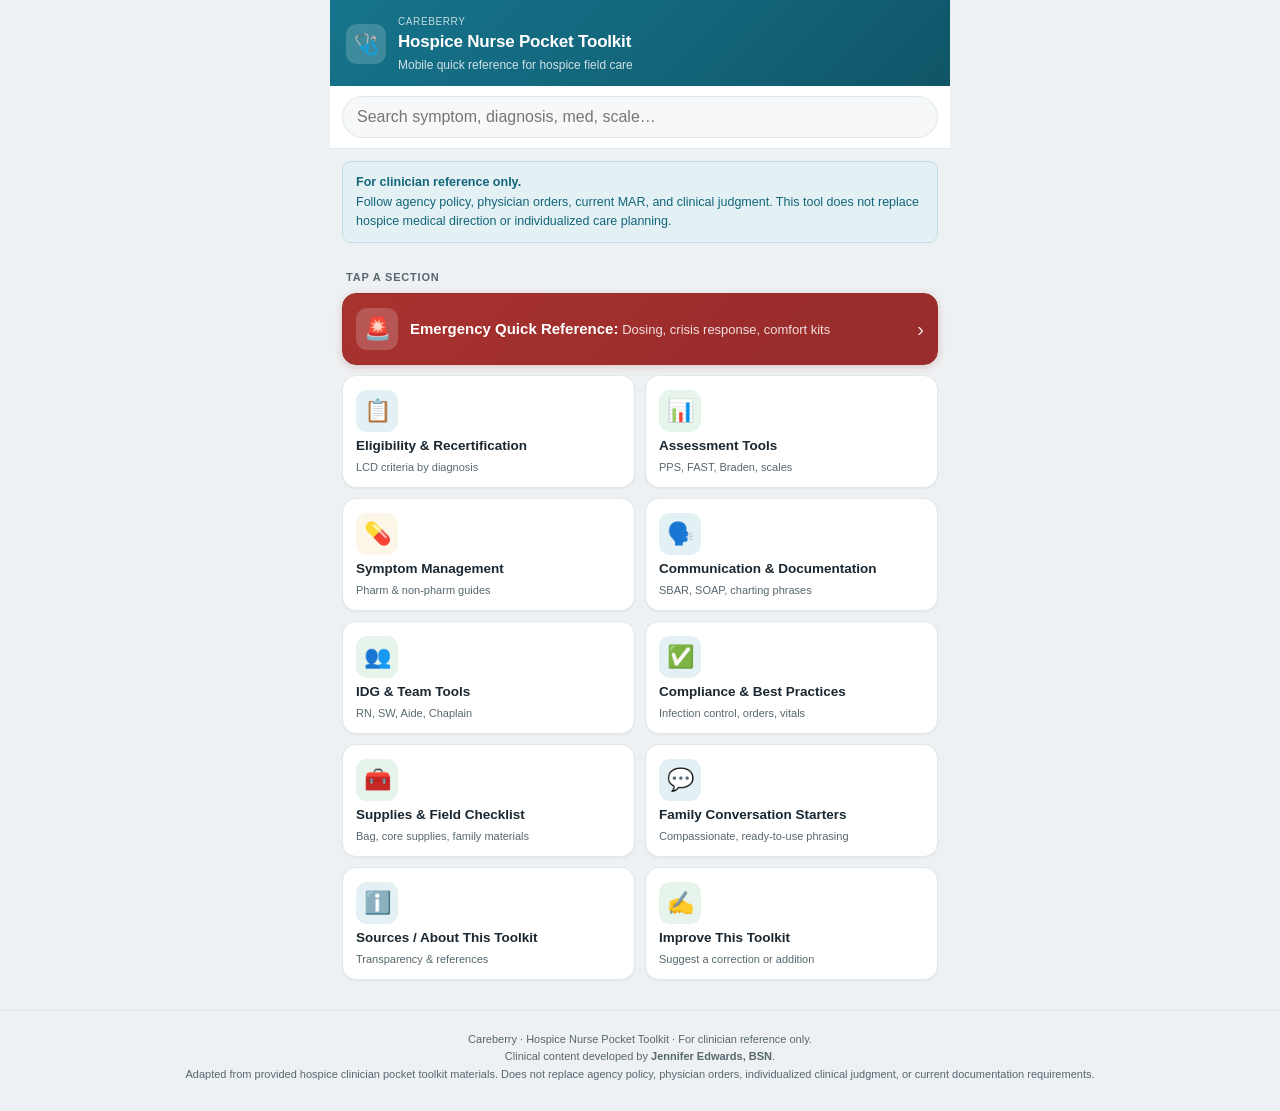
<file: docs/index.html>
<!DOCTYPE html>
<html lang="en">
<head>
  <meta charset="UTF-8">
  <meta name="viewport" content="width=device-width, initial-scale=1.0, viewport-fit=cover">
  <meta http-equiv="X-UA-Compatible" content="IE=edge">

  <title>Hospice Nurse Pocket Toolkit | Careberry</title>
  <meta name="description" content="A mobile-friendly hospice nurse quick-reference guide for eligibility, assessment tools, symptom management, communication, documentation, IDG preparation, and field checklists.">
  <meta name="theme-color" content="#13657a">

  <!-- Social preview (optional, no external assets) -->
  <meta property="og:title" content="Hospice Nurse Pocket Toolkit | Careberry">
  <meta property="og:description" content="Mobile quick reference for hospice field care: eligibility, assessment tools, symptom management, documentation, IDG, and field checklists.">
  <meta property="og:type" content="website">

  <!-- App-like behavior on iOS -->
  <meta name="apple-mobile-web-app-capable" content="yes">
  <meta name="apple-mobile-web-app-status-bar-style" content="default">
  <meta name="apple-mobile-web-app-title" content="Hospice Toolkit">
  <link rel="apple-touch-icon" href="icon-180.png">
  <link rel="icon" type="image/png" sizes="192x192" href="icon-192.png">
  <link rel="manifest" href="manifest.webmanifest">

  <style>
/*
 * Hospice Nurse Pocket Toolkit — styles
 * Careberry.org · mobile-first, system fonts, no framework.
 * Palette: calm Careberry teal/blue + green accent; muted red reserved for emergency.
 */

:root {
  --primary: #13657a;        /* Careberry teal-blue */
  --primary-light: #1c8aa6;
  --primary-pale: #e3f1f5;
  --accent: #2f855a;         /* calm green */
  --accent-light: #38a169;
  --accent-pale: #e6f4ec;
  --danger: #9b2c2c;         /* muted red — emergency only */
  --danger-pale: #fbeceb;
  --warning: #8a6d1a;
  --warning-pale: #fbf6e7;
  --text: #1a2730;
  --text-muted: #57676f;
  --border: #e1e7ea;
  --surface: #f6f8f9;        /* soft off-white */
  --white: #ffffff;
  --radius: 14px;
  --radius-sm: 9px;
  --tap: 48px;               /* minimum tap target */
}

* { box-sizing: border-box; -webkit-tap-highlight-color: transparent; }

html { scroll-behavior: smooth; }

body {
  font-family: -apple-system, BlinkMacSystemFont, "Segoe UI", Roboto, Arial, sans-serif;
  background: var(--surface);
  color: var(--text);
  margin: 0;
  padding: 0;
  font-size: 16px;
  line-height: 1.5;
  -webkit-font-smoothing: antialiased;
}

.visually-hidden {
  position: absolute !important;
  width: 1px; height: 1px;
  padding: 0; margin: -1px;
  overflow: hidden; clip: rect(0 0 0 0);
  white-space: nowrap; border: 0;
}

/* ---------- STICKY TOP BAR (header + search) ---------- */
.topbar { position: sticky; top: 0; z-index: 100; }

.app-header {
  background: linear-gradient(135deg, #15748c 0%, var(--primary) 55%, #0f5567 100%);
  color: var(--white);
  padding: 14px 16px 12px;
  display: flex;
  align-items: center;
  gap: 12px;
  box-shadow: 0 1px 0 rgba(0,0,0,0.04);
}
.back-btn {
  display: none;
  background: rgba(255,255,255,0.16);
  border: none;
  color: var(--white);
  font-size: 22px;
  min-width: 40px; height: 40px;
  border-radius: 50%;
  cursor: pointer;
  align-items: center; justify-content: center;
  flex-shrink: 0;
}
.app-header.has-back .back-btn { display: flex; }
.logo-mark {
  width: 40px; height: 40px;
  background: rgba(255,255,255,0.18);
  border-radius: 11px;
  display: flex; align-items: center; justify-content: center;
  font-size: 20px; flex-shrink: 0;
}
.header-text { flex: 1; min-width: 0; }
.app-header h1 {
  font-size: 17px; font-weight: 600; margin: 0;
  letter-spacing: -0.2px;
  white-space: nowrap; overflow: hidden; text-overflow: ellipsis;
}
.app-header .subtitle { font-size: 12px; opacity: 0.8; margin: 1px 0 0; }
.brand-chip { font-size: 10px; opacity: 0.75; letter-spacing: 0.6px; text-transform: uppercase; }

/* ---------- SEARCH ---------- */
.search-bar {
  background: var(--white);
  border-bottom: 1px solid var(--border);
  padding: 10px 12px;
  display: flex; gap: 8px; align-items: center;
}
.search-wrap { position: relative; flex: 1; }
.search-bar input {
  width: 100%;
  padding: 11px 38px 11px 14px;
  border: 1.5px solid var(--border);
  border-radius: 24px;
  font-size: 16px;             /* ≥16px avoids iOS zoom */
  background: var(--surface);
  color: var(--text);
  outline: none;
}
.search-bar input:focus { border-color: var(--primary-light); background: var(--white); }
.clear-btn {
  position: absolute;
  right: 6px; top: 50%; transform: translateY(-50%);
  background: var(--border);
  border: none; color: var(--text-muted);
  width: 26px; height: 26px; border-radius: 50%;
  font-size: 16px; line-height: 1; cursor: pointer;
  display: none; align-items: center; justify-content: center;
}
.clear-btn.show { display: flex; }

/* ---------- SEARCH RESULTS ---------- */
.search-results { display: none; padding: 8px 12px 24px; }
.search-results.show { display: block; }
.results-meta { font-size: 12px; color: var(--text-muted); padding: 8px 4px; }
.result-card {
  background: var(--white);
  border: 1px solid var(--border);
  border-radius: var(--radius-sm);
  padding: 12px 14px;
  margin-bottom: 8px;
  cursor: pointer;
  min-height: var(--tap);
  width: 100%; text-align: left; display: block;
}
.result-card:active { background: var(--surface); }
.result-section { font-size: 11px; font-weight: 600; text-transform: uppercase; letter-spacing: 0.6px; color: var(--primary); }
.result-title { font-size: 15px; font-weight: 600; margin: 2px 0; }
.result-preview { font-size: 13px; color: var(--text-muted); line-height: 1.45; }
.result-preview mark, .card-body mark { background: #fff2b0; color: inherit; border-radius: 3px; padding: 0 1px; }
.no-results { text-align: center; color: var(--text-muted); padding: 32px 16px; font-size: 14px; }

/* ---------- VIEWS ---------- */
.view { display: none; }
.view.active { display: block; }

/* ---------- HOME ---------- */
.safety-note {
  background: var(--primary-pale);
  border: 1px solid #c5dfe8;
  color: var(--primary);
  border-radius: var(--radius-sm);
  margin: 12px;
  padding: 11px 13px;
  font-size: 12.5px;
  line-height: 1.5;
}
.safety-note strong { display: block; margin-bottom: 2px; }

.section-label {
  font-size: 11px; font-weight: 700; text-transform: uppercase;
  letter-spacing: 0.8px; color: var(--text-muted);
  padding: 14px 16px 4px;
}

.home-grid { display: grid; grid-template-columns: 1fr 1fr; gap: 10px; padding: 4px 12px 16px; }

.tile {
  background: var(--white);
  border: 1px solid var(--border);
  border-radius: var(--radius);
  padding: 14px 13px;
  cursor: pointer;
  display: flex; flex-direction: column; align-items: flex-start; gap: 6px;
  min-height: 92px;
  text-align: left;
  box-shadow: 0 1px 2px rgba(16,39,48,0.05);
  transition: transform 0.12s ease, box-shadow 0.12s ease;
}
.tile:active { transform: scale(0.97); box-shadow: 0 1px 1px rgba(16,39,48,0.04); }
.tile:focus-visible { outline: 2px solid var(--primary-light); outline-offset: 2px; }
/* brief selection flash on tap (JS adds .tile-selected before navigating) */
.tile.tile-selected {
  background: var(--primary-pale);
  border-color: var(--primary-light);
  box-shadow: 0 0 0 3px rgba(28,138,166,0.35);
  transform: scale(0.97);
}
.tile.emergency.tile-selected {
  background: linear-gradient(135deg, #a8332f 0%, var(--danger) 70%);
  box-shadow: 0 0 0 3px rgba(255,255,255,0.65);
}
.tile .tile-icon {
  font-size: 22px; width: 42px; height: 42px;
  border-radius: 11px;
  display: flex; align-items: center; justify-content: center;
}
.tile .tile-name { font-size: 13.5px; font-weight: 600; color: var(--text); line-height: 1.25; }
.tile .tile-sub { font-size: 11px; color: var(--text-muted); }

/* emergency tile spans full width and is styled urgent-but-calm */
.tile.emergency {
  grid-column: 1 / -1;
  flex-direction: row; align-items: center; gap: 12px;
  background: linear-gradient(135deg, #a8332f 0%, var(--danger) 70%);
  border-color: var(--danger);
  color: var(--white);
  min-height: 64px;
  box-shadow: 0 2px 8px rgba(155,44,44,0.22);
}
.tile.emergency .tile-icon { background: rgba(255,255,255,0.18); }
.tile.emergency .tile-text { flex: 1; line-height: 1.35; }
.tile.emergency .tile-name { display: inline; color: var(--white); font-size: 15px; }
.tile.emergency .tile-sub { display: inline; color: rgba(255,255,255,0.85); font-size: 13px; }
.tile.emergency .tile-arrow { margin-left: auto; font-size: 20px; opacity: 0.85; }

/* ---------- SECTION VIEW ---------- */
.section-intro {
  margin: 12px 12px 0;
  border-radius: var(--radius-sm);
  padding: 11px 13px;
  font-size: 13px;
  line-height: 1.5;
}
.section-intro.danger { background: var(--danger-pale); border-left: 3px solid var(--danger); color: var(--danger); }
.section-intro.primary { background: var(--primary-pale); border-left: 3px solid var(--primary-light); color: var(--primary); }
.section-intro.accent  { background: var(--accent-pale);  border-left: 3px solid var(--accent-light);  color: var(--accent); }
.section-intro.warning { background: var(--warning-pale); border-left: 3px solid #d9a92a; color: var(--warning); }

/* ---------- CARDS / ACCORDION ---------- */
.card {
  background: var(--white);
  border: 1px solid var(--border);
  border-radius: var(--radius);
  margin: 10px 12px 0;
  overflow: hidden;
  box-shadow: 0 1px 2px rgba(16,39,48,0.04);
}
.card.flash { animation: flash 1.4s ease; }
@keyframes flash {
  0%, 100% { box-shadow: 0 0 0 0 rgba(28,138,166,0); }
  20%      { box-shadow: 0 0 0 3px rgba(28,138,166,0.45); }
}
.card-header {
  width: 100%;
  background: none; border: none; text-align: left;
  padding: 13px 14px;
  min-height: var(--tap);
  display: flex; align-items: center; gap: 10px;
  cursor: pointer; color: var(--text);
  font-family: inherit;
}
.card-header:focus-visible { outline: 2px solid var(--primary-light); outline-offset: -2px; }
.card-title { font-size: 15px; font-weight: 600; flex: 1; line-height: 1.3; }
.chevron { color: var(--text-muted); font-size: 13px; transition: transform 0.2s; flex-shrink: 0; }
.card-header[aria-expanded="true"] .chevron { transform: rotate(180deg); }
.card-body { padding: 2px 14px 16px; border-top: 1px solid var(--border); }
.card-body[hidden] { display: none; }

/* ---------- CONTENT ELEMENTS (used inside contentHtml) ---------- */
.sub-h { font-size: 13px; font-weight: 700; color: var(--primary); margin: 12px 0 5px; }
.body-text { font-size: 13.5px; line-height: 1.6; color: var(--text); margin: 6px 0; }
.muted { color: var(--text-muted); font-size: 12.5px; }

.criteria-list { margin: 8px 0; padding: 0; list-style: none; }
.criteria-list li {
  padding: 6px 0 6px 22px; position: relative;
  font-size: 13.5px; line-height: 1.45;
  border-bottom: 1px solid var(--border);
}
.criteria-list li:last-child { border-bottom: none; }
.criteria-list li::before {
  content: "•"; position: absolute; left: 6px;
  color: var(--primary-light); font-size: 17px; line-height: 1.1;
}
.criteria-list.check li::before { content: "✓"; color: var(--accent-light); font-size: 13px; line-height: 1.5; }

.alert { border-radius: var(--radius-sm); padding: 10px 12px; margin: 10px 0; font-size: 13px; line-height: 1.5; }
.alert strong { display: block; margin-bottom: 2px; }
.alert-red    { background: var(--danger-pale);  border-left: 3px solid var(--danger);       color: var(--danger); }
.alert-yellow { background: var(--warning-pale); border-left: 3px solid #d9a92a;             color: var(--warning); }
.alert-blue   { background: var(--primary-pale); border-left: 3px solid var(--primary-light); color: var(--primary); }
.alert-green  { background: var(--accent-pale);  border-left: 3px solid var(--accent-light);  color: var(--accent); }

.script-box {
  background: #eef6fa; border: 1px solid #cfe5ee;
  border-radius: var(--radius-sm);
  padding: 10px 12px; font-size: 13px; font-style: italic;
  color: var(--primary); margin: 8px 0;
}
.script-box::before { content: "“"; }
.script-box::after  { content: "”"; }

.tool-block { background: var(--surface); border-radius: var(--radius-sm); padding: 12px; margin: 10px 0; }

/* ---------- TABLES (mobile-safe: horizontal scroll w/ cue) ---------- */
.table-scroll {
  overflow-x: auto;
  -webkit-overflow-scrolling: touch;
  margin: 10px 0;
  border: 1px solid var(--border);
  border-radius: var(--radius-sm);
  position: relative;
}
.table-scroll::-webkit-scrollbar { height: 6px; }
.table-scroll::-webkit-scrollbar-thumb { background: var(--border); border-radius: 3px; }
.scroll-cue {
  display: block; font-size: 11px; color: var(--text-muted);
  margin: -4px 0 6px; padding-left: 2px;
}
.ref-table { width: 100%; border-collapse: collapse; font-size: 13px; min-width: 320px; }
.ref-table th {
  background: var(--surface); color: var(--text-muted);
  font-size: 11px; font-weight: 700; text-transform: uppercase; letter-spacing: 0.4px;
  padding: 8px 9px; text-align: left; border-bottom: 1px solid var(--border);
  position: sticky; top: 0;
}
.ref-table td { padding: 8px 9px; border-bottom: 1px solid var(--border); vertical-align: top; line-height: 1.4; }
.ref-table tr:last-child td { border-bottom: none; }
.ref-table tr:nth-child(even) td { background: #fafbfc; }

/* ---------- FEEDBACK FORM (Improve This Toolkit) ---------- */
.form-field { margin: 12px 0; }
.form-field label { display: block; font-size: 13px; font-weight: 600; margin-bottom: 5px; color: var(--text); }
.form-field .req { color: var(--danger); }
.form-field input,
.form-field textarea {
  width: 100%;
  padding: 11px 12px;
  border: 1.5px solid var(--border);
  border-radius: var(--radius-sm);
  font-size: 16px;            /* ≥16px avoids iOS zoom */
  font-family: inherit;
  color: var(--text);
  background: var(--surface);
}
.form-field input:focus,
.form-field textarea:focus { outline: none; border-color: var(--primary-light); background: var(--white); }
.form-field textarea { resize: vertical; min-height: 96px; line-height: 1.5; }
.form-row { display: flex; gap: 10px; }
.form-row .form-field { flex: 1; }
.form-submit {
  width: 100%;
  min-height: var(--tap);
  margin-top: 12px;
  background: var(--primary);
  color: var(--white);
  border: none;
  border-radius: var(--radius-sm);
  font-size: 15px; font-weight: 600;
  cursor: pointer;
}
.form-submit:active { transform: scale(0.99); }
.form-note { font-size: 12px; color: var(--text-muted); margin-top: 10px; line-height: 1.5; }
@media (max-width: 360px) { .form-row { flex-direction: column; gap: 0; } }

/* ---------- FLOATING "TOP" BUTTON ---------- */
.to-top {
  position: fixed; right: 16px; bottom: 20px;
  width: var(--tap); height: var(--tap);
  border-radius: 50%;
  background: var(--primary); color: var(--white);
  border: none; cursor: pointer;
  font-size: 20px; box-shadow: 0 3px 10px rgba(0,0,0,0.18);
  display: none; align-items: center; justify-content: center;
  z-index: 90;
}
.to-top.show { display: flex; }

/* ---------- FOOTER ---------- */
.footer {
  text-align: center; padding: 20px 16px 28px;
  font-size: 11px; color: var(--text-muted);
  border-top: 1px solid var(--border); margin-top: 14px; line-height: 1.6;
}

/* ---------- RESPONSIVE ---------- */
@media (max-width: 360px) {
  .home-grid { grid-template-columns: 1fr; }
}
@media (min-width: 640px) {
  .topbar, .view, .search-results { max-width: 620px; margin-left: auto; margin-right: auto; }
  body { background: #eef1f3; }
}

@media (prefers-reduced-motion: reduce) {
  html { scroll-behavior: auto; }
  .card.flash { animation: none; }
}

</style>
</head>
<body>
<div id="app">

  <div class="topbar">
    <header class="app-header" id="appHeader">
      <button class="back-btn" id="backBtn" type="button" aria-label="Back to home">←</button>
      <div class="logo-mark" aria-hidden="true">🩺</div>
      <div class="header-text">
        <div class="brand-chip">Careberry</div>
        <h1 id="headerTitle">Hospice Nurse Pocket Toolkit</h1>
        <p class="subtitle" id="headerSub">Mobile quick reference for hospice field care</p>
      </div>
    </header>

    <div class="search-bar">
      <div class="search-wrap">
        <label class="visually-hidden" for="searchInput">Search the toolkit</label>
        <input id="searchInput" type="search" inputmode="search" autocomplete="off"
               placeholder="Search symptom, diagnosis, med, scale…" aria-label="Search the toolkit">
        <button class="clear-btn" id="clearBtn" type="button" aria-label="Clear search">×</button>
      </div>
    </div>
  </div>

  <!-- Live search results (replaces the active view while typing) -->
  <div class="search-results" id="searchResults" role="region" aria-label="Search results" aria-live="polite"></div>

  <!-- HOME -->
  <div class="view active" id="homeView">
    <div class="safety-note">
      <strong>For clinician reference only.</strong>
      Follow agency policy, physician orders, current MAR, and clinical judgment. This tool does not
      replace hospice medical direction or individualized care planning.
    </div>
    <div class="section-label">Tap a section</div>
    <div class="home-grid" id="homeGrid"></div>
  </div>

  <!-- All section views are rendered here from the data file -->
  <div id="sections"></div>

  <footer class="footer">
    Careberry · Hospice Nurse Pocket Toolkit · For clinician reference only.<br>
    Clinical content developed by <strong>Jennifer Edwards,&nbsp;BSN</strong>.<br>
    Adapted from provided hospice clinician pocket toolkit materials. Does not replace agency policy,
    physician orders, individualized clinical judgment, or current documentation requirements.
  </footer>

  <button class="to-top" id="toTop" type="button" aria-label="Back to top">↑</button>
</div>

<script>
/*
 * Hospice Nurse Pocket Toolkit — structured content data
 * Careberry.org
 *
 * SOURCE OF TRUTH: Prior_data/toolkit to print.pdf ("Hospice Clinician Pocket Tool Kit", 82 pp).
 * Every card carries `sourcePages` = the PDF page number(s) the content is drawn from, for
 * traceability and clinical review. Wording is preserved from the PDF; only reorganization,
 * heading-shortening, and direct-synonym search tags have been added. NO new clinical content,
 * doses, links, or resources have been introduced. Items in REVIEW_NOTES.md (e.g. the interactive
 * opioid calculator and ESAS total-score bands) are intentionally EXCLUDED pending Chad/Jen review.
 *
 * Consumed by assets/hospice-toolkit.js (search index + render). Pure data, no logic.
 */
window.hospiceToolkit = [

  /* ============================================================
   * SECTION 1 — EMERGENCY QUICK REFERENCE
   * Fastest field access. Drawn from PDF Section 3 (symptom mgmt),
   * pp. 53-64: emergency dosing table, comfort kits, terminal bleed,
   * seizure safety, SC injection reference.
   * ============================================================ */
  {
    id: "emergency",
    title: "Emergency Quick Reference",
    description: "Dosing, crisis response, comfort kits",
    tone: "danger",
    cards: [
      {
        id: "emergency-dosing",
        title: "Emergency Dosing Quick Reference",
        tags: ["emergency", "crisis", "dosing", "stat", "field", "quick reference"],
        sourcePages: [61, 62],
        contentHtml:
          '<div class="alert alert-red"><strong>Field crisis reference.</strong> Always follow agency policy and review the patient’s current MAR before administering. Adjust dose/frequency for frailty, age, or prior opioid use.</div>' +
          '<table class="ref-table"><tr><th>Symptom</th><th>First-Line Meds</th><th>Typical Emergency Dose</th><th>Route</th></tr>' +
          '<tr><td>Severe Pain</td><td>Morphine Sulfate</td><td>5–10 mg</td><td>SL / SC</td></tr>' +
          '<tr><td>Dyspnea</td><td>Morphine Sulfate<br>Lorazepam</td><td>2.5–5 mg<br>0.5–1 mg</td><td>SL / SC</td></tr>' +
          '<tr><td>Terminal Agitation</td><td>Haloperidol<br>ABH Gel<br>Lorazepam</td><td>1–2 mg<br>1 mL<br>1–2 mg</td><td>SL / Topical / SL</td></tr>' +
          '<tr><td>Terminal Secretions</td><td>Atropine<br>Glycopyrrolate</td><td>1–2 drops<br>0.2 mg</td><td>SL / SC</td></tr>' +
          '<tr><td>Massive Hemorrhage</td><td>Midazolam<br>Lorazepam<br>Morphine</td><td>2–5 mg<br>2 mg<br>5–10 mg</td><td>SL / SC</td></tr>' +
          '<tr><td>Nausea / Vomiting</td><td>Haloperidol<br>Metoclopramide<br>Ondansetron</td><td>0.5–1 mg<br>10 mg<br>4–8 mg</td><td>SL / PO / ODT</td></tr>' +
          '<tr><td>Seizure</td><td>Lorazepam<br>Diazepam (Diastat)</td><td>1–2 mg<br>10–20 mg</td><td>SL / PR</td></tr>' +
          '<tr><td>Fever</td><td>Acetaminophen</td><td>500–1000 mg</td><td>PO / PR</td></tr>' +
          '<tr><td>Constipation</td><td>Bisacodyl Suppository</td><td>10 mg</td><td>PR</td></tr></table>' +
          '<div class="sub-h">Scheduled vs PRN dosing tips</div>' +
          '<ul class="criteria-list"><li>PRNs are best for intermittent symptoms (e.g., breakthrough pain).</li>' +
          '<li>Scheduled dosing is indicated when symptoms are persistent or increasing.</li>' +
          '<li>Titrate upward when PRNs are used &gt;3 times/day.</li>' +
          '<li>Consider adding long-acting medication or infusion route if symptoms are difficult to manage.</li></ul>'
      },
      {
        id: "comfort-kit-general",
        title: "General Comfort Kit",
        tags: ["comfort kit", "comfort pack", "e-kit", "emergency kit", "general"],
        sourcePages: [56],
        contentHtml:
          '<table class="ref-table"><tr><th>Medication</th><th>Purpose</th><th>Typical Dose</th><th>Route</th></tr>' +
          '<tr><td>Morphine Sulfate Oral Solution (20 mg/mL)</td><td>Pain, dyspnea</td><td>0.25–0.5 mL (5–10 mg) q1–2h PRN</td><td>SL / PO</td></tr>' +
          '<tr><td>Lorazepam 0.5–1 mg</td><td>Anxiety, agitation, dyspnea</td><td>0.5–1 mg q4–6h PRN</td><td>SL / PO</td></tr>' +
          '<tr><td>Haloperidol 0.5–2 mg</td><td>Nausea, delirium, agitation</td><td>0.5–1 mg q4–6h PRN</td><td>SL / PO</td></tr>' +
          '<tr><td>Atropine 1% drops</td><td>Terminal secretions</td><td>1–2 drops SL q1h PRN</td><td>SL</td></tr>' +
          '<tr><td>Acetaminophen 500–1000 mg</td><td>Pain, fever</td><td>q6h PRN</td><td>PO / PR</td></tr>' +
          '<tr><td>Bisacodyl suppository</td><td>Constipation</td><td>10 mg PR daily PRN</td><td>PR</td></tr></table>' +
          '<div class="alert alert-blue">If patient is NPO or cannot swallow, most medications may be given sublingually or rectally.</div>'
      },
      {
        id: "comfort-kit-cardiac",
        title: "Cardiac Comfort Kit (CHF / ESHF)",
        tags: ["comfort kit", "cardiac", "CHF", "ESHF", "heart failure"],
        sourcePages: [57],
        contentHtml:
          '<table class="ref-table"><tr><th>Medication</th><th>Purpose</th><th>Typical Dose</th><th>Route</th></tr>' +
          '<tr><td>Morphine Sulfate</td><td>Dyspnea, air hunger</td><td>2.5–5 mg q1h PRN</td><td>SL / SC</td></tr>' +
          '<tr><td>Lorazepam</td><td>Anxiety</td><td>0.5–1 mg q4–6h PRN</td><td>SL</td></tr>' +
          '<tr><td>Furosemide</td><td>Fluid overload</td><td>20–40 mg daily PRN</td><td>PO / IM</td></tr>' +
          '<tr><td>Nitroglycerin SL tabs</td><td>Angina</td><td>0.3–0.6 mg q5 min ×3 PRN</td><td>SL</td></tr>' +
          '<tr><td>Oxygen</td><td>Hypoxia, dyspnea</td><td>1–4 L/min PRN</td><td>Nasal cannula</td></tr></table>' +
          '<div class="alert alert-blue">IM Lasix and Foley can be life-improving in patients with dyspnea due to fluid retention.</div>'
      },
      {
        id: "comfort-kit-seizure",
        title: "Seizure Comfort Kit (terminal neuro)",
        tags: ["comfort kit", "seizure", "neuro", "brain mets", "epilepsy", "convulsion"],
        sourcePages: [58, 59],
        contentHtml:
          '<p class="body-text">For patients with brain metastases, tumors, or seizure history.</p>' +
          '<table class="ref-table"><tr><th>Medication</th><th>Purpose</th><th>Typical Dose</th><th>Route</th></tr>' +
          '<tr><td>Lorazepam</td><td>Acute seizure activity</td><td>1–2 mg q1h PRN</td><td>SL / IV / SC</td></tr>' +
          '<tr><td>Diazepam rectal gel (Diastat)</td><td>Active seizures</td><td>10–20 mg PR once</td><td>PR</td></tr>' +
          '<tr><td>Levetiracetam (Keppra) oral sol.</td><td>Maintenance (if swallowing)</td><td>500–1000 mg BID</td><td>PO</td></tr>' +
          '<tr><td>Clonazepam ODT (if available)</td><td>Seizure control</td><td>0.5–1 mg q8h PRN</td><td>SL</td></tr></table>' +
          '<div class="alert alert-yellow">Train caregivers on when and how to use rectal gel and when to call the nurse or 911. Provide written instructions with PRN parameters; pre-fill MARs or med logs; review comfort kit contents with family at admission or recertification.</div>'
      },
      {
        id: "seizure-safety",
        title: "Seizure Safety Precautions",
        tags: ["seizure", "safety", "recovery position", "aspiration", "first aid"],
        sourcePages: [59, 60],
        contentHtml:
          '<p class="body-text">Seizures in hospice patients may occur with brain metastases, end-stage HIV, stroke, or neurodegenerative disorders.</p>' +
          '<div class="sub-h">Clinician &amp; caregiver actions</div>' +
          '<ul class="criteria-list"><li>DO NOT restrain the patient during a seizure.</li>' +
          '<li>Protect the head with a pillow or folded towel.</li>' +
          '<li>Turn patient onto their side (recovery position) to prevent aspiration.</li>' +
          '<li>Remove nearby hazards (sharp objects, furniture).</li>' +
          '<li>Observe and record the duration of the seizure.</li>' +
          '<li>Do not put anything in the mouth.</li></ul>' +
          '<div class="sub-h">Environmental safety</div>' +
          '<ul class="criteria-list"><li>Remove potential weapons (scissors, sharp tools).</li>' +
          '<li>Secure medical equipment (IV poles, walkers).</li>' +
          '<li>Use low beds and floor mats to prevent injury from falls.</li>' +
          '<li>Ensure side rails are padded (if applicable) and not used as restraints.</li></ul>'
      },
      {
        id: "terminal-bleed-emergency",
        title: "Terminal Bleed / Massive Hemorrhage",
        tags: ["hemorrhage", "terminal bleed", "bleeding", "exsanguination", "crisis"],
        sourcePages: [53, 54],
        contentHtml:
          '<div class="alert alert-red"><strong>Most commonly seen with head/neck, lung, or GI cancers.</strong> Sudden profuse bleeding from mouth, nose, tracheostomy, or rectum; skin turns gray or blue; family panic.</div>' +
          '<div class="sub-h">Emergency response</div>' +
          '<ul class="criteria-list check"><li>DO NOT leave patient alone.</li>' +
          '<li>Apply dark towels to bleeding site (absorbs blood discreetly).</li>' +
          '<li>Administer Midazolam or Lorazepam 2 mg SL/SC.</li>' +
          '<li>Administer Morphine 5–10 mg SC or SL.</li>' +
          '<li>Protect family from trauma (gently guide them out if needed).</li>' +
          '<li>Document time of event, comfort measures, death (if occurred).</li>' +
          '<li>Notify physician and supervisor immediately.</li></ul>' +
          '<div class="script-box">We’re focusing on keeping your loved one comfortable right now.</div>'
      },
      {
        id: "sc-injection-reference",
        title: "SC Injection & Liquid Reference",
        tags: ["subcutaneous", "SC", "injection", "needle", "injection sites"],
        sourcePages: [62, 63],
        contentHtml:
          '<div class="sub-h">SC injection sites</div>' +
          '<ul class="criteria-list"><li>Upper arm, abdomen, thigh, upper buttock.</li>' +
          '<li>Rotate sites every 24 hours.</li>' +
          '<li>Use 25–27g needle, ⅝ inch.</li></ul>'
      }
    ]
  },

  /* ============================================================
   * SECTION 2 — ELIGIBILITY & RECERTIFICATION
   * PDF Section 1, pp. 2-15. Medicare LCD criteria.
   * ============================================================ */
  {
    id: "eligibility",
    title: "Eligibility & Recertification",
    description: "LCD criteria by diagnosis",
    tone: "primary",
    cards: [
      {
        id: "elig-general",
        title: "General Eligibility (All Diagnoses)",
        tags: ["eligibility", "recert", "recertification", "decline", "general", "prognosis", "LCD"],
        sourcePages: [2, 3],
        contentHtml:
          '<div class="alert alert-blue"><strong>Based on Medicare LCDs.</strong> Source: CMS Medicare Coverage Database.</div>' +
          '<p class="muted">A patient may be considered to have a life expectancy of six months or less if they exhibit:</p>' +
          '<ul class="criteria-list"><li>Progressive disease evidenced by worsening clinical status, symptoms, signs, and laboratory results.</li>' +
          '<li>Significant unintentional weight loss (≥10% in the past six months).</li>' +
          '<li>Decreasing anthropometric measurements (e.g., mid-arm circumference).</li>' +
          '<li>Declining serum albumin or cholesterol levels.</li>' +
          '<li>Dysphagia leading to recurrent aspiration and/or inadequate oral intake.</li>' +
          '<li>Decline in Karnofsky Performance Status (KPS) or Palliative Performance Score (PPS) due to disease progression.</li>' +
          '<li>Progression to dependence on assistance with additional activities of daily living (ADLs).</li>' +
          '<li>Progressive stage 3-4 pressure ulcers despite optimal care.</li>' +
          '<li>History of increasing emergency room visits, hospitalizations, or physician visits related to the hospice primary diagnosis.</li></ul>'
      },
      {
        id: "elig-dementia",
        title: "Dementia / Alzheimer’s",
        tags: ["dementia", "alzheimer", "alzheimer's", "FAST", "7C"],
        sourcePages: [4, 5],
        contentHtml:
          '<div class="sub-h">FAST stage 7C or beyond (for Alzheimer’s)</div>' +
          '<ul class="criteria-list"><li>Speech limited to six or fewer intelligible words.</li>' +
          '<li>Inability to ambulate without assistance.</li>' +
          '<li>Inability to sit up independently.</li></ul>' +
          '<div class="sub-h">Plus one or more complications in the past 12 months</div>' +
          '<ul class="criteria-list"><li>Aspiration pneumonia.</li><li>Pyelonephritis.</li><li>Septicemia.</li>' +
          '<li>Multiple stage 3-4 pressure ulcers.</li><li>Recurrent fever after antibiotics.</li>' +
          '<li>Inability to maintain sufficient fluid and calorie intake — weight loss ≥10% in the past six months or serum albumin &lt;2.5 g/dL.</li></ul>'
      },
      {
        id: "elig-chf",
        title: "Heart Disease / CHF",
        tags: ["heart", "CHF", "congestive heart failure", "cardiac", "NYHA", "angina"],
        sourcePages: [5, 6],
        contentHtml:
          '<div class="sub-h">Primary criteria</div>' +
          '<ul class="criteria-list"><li>New York Heart Association (NYHA) Class IV symptoms (e.g., symptoms at rest).</li>' +
          '<li>Inability to carry out minimal physical activity without dyspnea or angina.</li>' +
          '<li>Optimally treated with diuretics, vasodilators, ACE inhibitors, hydralazine, or nitrates.</li>' +
          '<li>Angina at rest, resistant to standard nitrate therapy, and either not a candidate for or declined invasive procedures.</li></ul>' +
          '<div class="sub-h">Supporting documentation may include</div>' +
          '<ul class="criteria-list"><li>Ejection fraction (EF) &lt;20%.</li>' +
          '<li>Treatment-resistant symptomatic dysrhythmias.</li>' +
          '<li>History of cardiac-related syncope or CVA due to cardiac embolism.</li>' +
          '<li>History of cardiac resuscitation.</li></ul>' +
          '<div class="sub-h">Signs / symptoms that may present</div>' +
          '<p class="body-text">Orthopnea, paroxysmal nocturnal dyspnea, dependent edema, syncope, weakness, chest pain, diaphoresis, cachexia, jugular-venous distention, rales, liver enlargement.</p>'
      },
      {
        id: "elig-copd",
        title: "Pulmonary Disease / COPD",
        tags: ["COPD", "pulmonary", "lung", "respiratory", "hypoxemia", "dyspnea"],
        sourcePages: [6, 7],
        contentHtml:
          '<ul class="criteria-list"><li>Disabling dyspnea at rest, poorly responsive to bronchodilators.</li>' +
          '<li>Decreased functional capacity, leading to bed-to-chair existence, fatigue, and cough.</li>' +
          '<li>Progression of disease evidenced by increasing office, home, emergency department visits, and/or hospitalizations for pulmonary infections or respiratory failure.</li></ul>' +
          '<div class="sub-h">Documentation within the past three months of</div>' +
          '<ul class="criteria-list"><li>Resting arterial hypoxemia (pO₂ &lt;55 mmHg by arterial blood gas) or oxygen saturation &lt;88%.</li>' +
          '<li>Hypercapnia (pCO₂ &gt;50 mmHg).</li></ul>' +
          '<div class="sub-h">Supporting documentation may include</div>' +
          '<ul class="criteria-list"><li>Cor pulmonale and right heart failure.</li><li>Unintentional progressive weight loss.</li></ul>'
      },
      {
        id: "elig-cancer",
        title: "Cancer",
        tags: ["cancer", "malignancy", "metastatic", "oncology", "tumor", "PPS"],
        sourcePages: [7, 8],
        contentHtml:
          '<ul class="criteria-list"><li>Disease with metastases at presentation.</li>' +
          '<li>Progression from an earlier stage of disease to metastatic disease with either continued decline despite therapy, or the patient declines further disease-directed therapy.</li>' +
          '<li>Certain cancers with poor prognoses (e.g., small cell lung cancer, brain cancer, pancreatic cancer) may be hospice eligible without fulfilling the other criteria.</li>' +
          '<li>PPS ≤ 70%.</li></ul>'
      },
      {
        id: "elig-stroke-coma",
        title: "Stroke / Coma",
        tags: ["stroke", "CVA", "coma", "PPS", "dysphagia", "aspiration"],
        sourcePages: [8, 9],
        contentHtml:
          '<ul class="criteria-list"><li>Palliative Performance Scale (PPS) ≤40%.</li>' +
          '<li>Poor nutritional status with inability to maintain sufficient fluid and calorie intake, evidenced by: 10% weight loss in past six months or 7.5% in last 3 months; serum albumin &lt;2.5 g/dL.</li>' +
          '<li>Current history of pulmonary aspiration not responsive to speech language pathology.</li>' +
          '<li>Dysphagia severe enough to prevent the patient from receiving food and fluid necessary to sustain life, in a patient who declines or does not receive artificial nutrition/hydration.</li>' +
          '<li>Sequential calorie counts documenting inadequate caloric/fluid intake.</li></ul>' +
          '<div class="sub-h">Supplemental findings</div>' +
          '<p class="body-text">Aspiration pneumonia, upper UTI, sepsis, refractory decubitus ulcers stage 3-4, recurrent fever after antibiotics.</p>'
      },
      {
        id: "elig-als",
        title: "Amyotrophic Lateral Sclerosis (ALS)",
        tags: ["ALS", "Lou Gehrig", "motor neuron", "vital capacity", "neuro"],
        sourcePages: [9, 10, 11],
        contentHtml:
          '<p class="body-text">Patients with ALS are considered to be in the terminal stage (life expectancy of six months or less) if they exhibit:</p>' +
          '<div class="sub-h">Critically impaired breathing capacity</div>' +
          '<ul class="criteria-list"><li>Dyspnea at rest.</li><li>Vital capacity less than 30%.</li>' +
          '<li>Requirement of supplemental oxygen at rest.</li><li>Declines artificial ventilation.</li></ul>' +
          '<div class="sub-h">Rapid disease progression</div>' +
          '<ul class="criteria-list"><li>Progression from independent ambulation to wheelchair or bed-bound status.</li>' +
          '<li>Progression from normal to barely intelligible or unintelligible speech.</li>' +
          '<li>Progression from normal to pureed diet.</li>' +
          '<li>Progression from independence in most or all ADLs to needing major assistance in all ADLs.</li></ul>' +
          '<div class="sub-h">Severe nutritional impairment</div>' +
          '<ul class="criteria-list"><li>Oral intake insufficient to sustain life.</li><li>Continuing weight loss.</li>' +
          '<li>Dehydration or hypovolemia.</li><li>Absence of artificial feeding methods.</li></ul>' +
          '<div class="sub-h">Life-threatening complications within the past 12 months</div>' +
          '<p class="body-text">Recurrent aspiration pneumonia, pyelonephritis, sepsis, recurrent fever after antibiotics, stage 3 or 4 pressure ulcers.</p>'
      },
      {
        id: "elig-hiv",
        title: "HIV Disease",
        tags: ["HIV", "AIDS", "CD4", "viral load", "immunodeficiency"],
        sourcePages: [11, 12],
        contentHtml:
          '<div class="sub-h">Core criteria</div>' +
          '<ul class="criteria-list"><li>CD4+ count less than 25 cells/mm³.</li>' +
          '<li>Persistent viral load greater than 100,000 copies/mL.</li>' +
          '<li>Palliative Performance Score (PPS) less than 50%.</li></ul>' +
          '<div class="sub-h">Plus at least one of the following conditions</div>' +
          '<p class="body-text">CNS lymphoma; untreated or refractory wasting (loss of &gt;33% lean body mass); Mycobacterium avium complex (MAC) bacteremia, untreated or refractory; progressive multifocal leukoencephalopathy; systemic lymphoma; refractory visceral Kaposi’s sarcoma; renal failure in the absence of dialysis; refractory cryptosporidium infection; refractory toxoplasmosis.</p>' +
          '<div class="sub-h">Supplemental findings</div>' +
          '<p class="body-text">Chronic persistent diarrhea for 1 year; persistent serum albumin &lt;2.5 g/dL; concomitant active substance abuse; age &gt;50 years; absence/resistance to antiviral, chemo, or prophylactic HIV treatments; advanced AIDS dementia complex; CHF symptomatic at rest; toxoplasmosis; advanced liver disease.</p>'
      },
      {
        id: "elig-liver",
        title: "Liver Disease",
        tags: ["liver", "cirrhosis", "hepatic", "end-stage liver", "ascites", "INR"],
        sourcePages: [12, 13],
        contentHtml:
          '<div class="sub-h">Synthetic liver failure, demonstrated by</div>' +
          '<ul class="criteria-list"><li>Prothrombin time (PT) prolonged more than five seconds over control, or INR &gt;1.5.</li>' +
          '<li>Serum albumin &lt;2.5 g/dL.</li></ul>' +
          '<div class="sub-h">Plus one or more of the following</div>' +
          '<ul class="criteria-list"><li>Ascites, refractory to treatment.</li>' +
          '<li>History of spontaneous bacterial peritonitis.</li>' +
          '<li>Hepatorenal syndrome (elevated creatinine and BUN with oliguria &lt;500 cc/day and urine sodium &lt;10 mEq).</li>' +
          '<li>Hepatic encephalopathy, refractory to treatment (decreased awareness, disturbed sleep, depressed/labile mood, somnolence, slurred speech).</li>' +
          '<li>History of recurrent variceal bleeding despite therapy.</li></ul>' +
          '<div class="sub-h">Supplemental findings</div>' +
          '<p class="body-text">Progressive malnutrition, muscle wasting, continued alcoholism, liver cancer, Hepatitis B or C refractory to interferon treatment.</p>'
      },
      {
        id: "elig-parkinsons",
        title: "Parkinson’s Disease",
        tags: ["parkinson", "parkinson's", "neuro", "vital capacity", "progression"],
        sourcePages: [13, 14, 15],
        contentHtml:
          '<p class="body-text">Patients with Parkinson’s disease are considered to be in the terminal stage if they exhibit:</p>' +
          '<div class="sub-h">Rapid disease progression</div>' +
          '<ul class="criteria-list"><li>Progression from independent ambulation to wheelchair or bed-bound status.</li>' +
          '<li>Progression from normal to barely intelligible or unintelligible speech.</li>' +
          '<li>Progression from normal to pureed diet.</li>' +
          '<li>Progression from independence in most or all ADLs to needing major assistance in all ADLs.</li></ul>' +
          '<div class="sub-h">Severe nutritional impairment / breathing</div>' +
          '<ul class="criteria-list"><li>Oral intake insufficient to sustain life; continuing weight loss; dehydration or hypovolemia; absence of artificial feeding methods.</li>' +
          '<li>Dyspnea at rest; vital capacity &lt;30% of predicted; supplemental O₂ required at rest; patient declines artificial ventilation.</li></ul>' +
          '<div class="sub-h">Life-threatening complications within the past 12 months</div>' +
          '<p class="body-text">Recurrent aspiration pneumonia, pyelonephritis, recurrent fever after antibiotic, stage 3 or 4 decubitus ulcers.</p>'
      }
    ]
  },

  /* ============================================================
   * SECTION 3 — ASSESSMENT TOOLS
   * PDF Section 2, pp. 16-31. TUG (pp. 21-22) and NYHA (p. 28)
   * are present in the PDF (see REVIEW_NOTES.md).
   * ============================================================ */
  {
    id: "assessment",
    title: "Assessment Tools",
    description: "PPS, FAST, Braden, scales",
    tone: "accent",
    cards: [
      {
        id: "assess-muac",
        title: "Mid-Upper Arm Circumference (MUAC)",
        tags: ["MUAC", "mid-arm", "nutrition", "malnutrition", "anthropometric"],
        sourcePages: [16, 17],
        contentHtml:
          '<p class="body-text">Used to measure nutritional status when weight is not reliably obtained.</p>' +
          '<div class="sub-h">How to measure</div>' +
          '<ul class="criteria-list"><li>Ask the patient to bend their arm to 90°.</li>' +
          '<li>Locate the midpoint between the acromion (shoulder bone) and olecranon (elbow).</li>' +
          '<li>With arm relaxed at side, wrap a MUAC tape around the midpoint. Record in cm.</li></ul>' +
          '<div class="sub-h">Interpretation</div>' +
          '<ul class="criteria-list"><li>&lt;23 cm in adults may indicate malnutrition.</li>' +
          '<li>&lt;21 cm is often a red flag in hospice.</li></ul>'
      },
      {
        id: "assess-bmi",
        title: "Body Mass Index (BMI)",
        tags: ["BMI", "body mass index", "cachexia", "underweight", "nutrition"],
        sourcePages: [17],
        contentHtml:
          '<p class="body-text">Used to assess underweight or cachexia as part of hospice criteria.</p>' +
          '<div class="sub-h">Formula</div>' +
          '<p class="body-text">BMI = weight (kg) ÷ height (m²) — or — BMI = [weight (lb) ÷ height (in²)] × 703</p>' +
          '<div class="sub-h">Categories</div>' +
          '<ul class="criteria-list"><li>&lt;18.5 = Underweight</li><li>18.5–24.9 = Normal</li>' +
          '<li>&lt;22 in elderly = may be considered undernourished</li></ul>'
      },
      {
        id: "assess-pain-scales",
        title: "Pain Scales (NRS, FACES, FLACC, PAINAD)",
        tags: ["pain scale", "NRS", "Wong-Baker", "FACES", "FLACC", "PAINAD", "pain assessment"],
        sourcePages: [17, 18, 19, 20, 21],
        contentHtml:
          '<div class="sub-h">Numeric Rating Scale (NRS)</div>' +
          '<p class="body-text">“Rate your pain from 0 (no pain) to 10 (worst pain).”</p>' +
          '<div class="sub-h">Wong-Baker FACES Pain Rating Scale</div>' +
          '<p class="body-text">Used with children or cognitively impaired adults. Show the patient the six faces and ask them to point to the face that shows how they feel.</p>' +
          '<table class="ref-table"><tr><th>Rating</th><th>Description</th></tr>' +
          '<tr><td>0</td><td>No hurt</td></tr><tr><td>2</td><td>Hurts a little bit</td></tr>' +
          '<tr><td>4</td><td>Hurts a little more</td></tr><tr><td>6</td><td>Hurts even more</td></tr>' +
          '<tr><td>8</td><td>Hurts a whole lot</td></tr><tr><td>10</td><td>Hurts worst</td></tr></table>' +
          '<div class="sub-h">FLACC Scale (Face, Legs, Activity, Cry, Consolability)</div>' +
          '<p class="body-text">For nonverbal patients. Each category scored 0–2.</p>' +
          '<table class="ref-table"><tr><th>Category</th><th>0</th><th>1</th><th>2</th></tr>' +
          '<tr><td>Face</td><td>No expression or smile</td><td>Occasional grimace or frown</td><td>Frequent frown, clenched jaw, quivering chin</td></tr>' +
          '<tr><td>Legs</td><td>Normal position or relaxed</td><td>Uneasy, restless, tense</td><td>Kicking or legs drawn up</td></tr>' +
          '<tr><td>Activity</td><td>Lying quietly, normal movement</td><td>Squirming, shifting, tense</td><td>Arched, rigid, or jerking</td></tr>' +
          '<tr><td>Cry</td><td>No cry (awake or asleep)</td><td>Moans or whimpers, occasional complaint</td><td>Crying steadily, screams or sobs</td></tr>' +
          '<tr><td>Consolability</td><td>Content, relaxed</td><td>Reassured by touch or talking</td><td>Difficult to console or comfort</td></tr></table>' +
          '<p class="muted">0 = Relaxed and comfortable · 1–3 = Mild discomfort · 4–6 = Moderate pain · 7–10 = Severe discomfort/pain</p>' +
          '<div class="sub-h">PAINAD (Pain Assessment in Advanced Dementia)</div>' +
          '<table class="ref-table"><tr><th>Behavior</th><th>0</th><th>1</th><th>2</th></tr>' +
          '<tr><td>Breathing</td><td>Normal</td><td>Occasional labored, short hyperventilation</td><td>Noisy/labored, Cheyne-Stokes</td></tr>' +
          '<tr><td>Negative Vocalization</td><td>None</td><td>Occasional moan/groan, disapproving</td><td>Repeated calling out, crying</td></tr>' +
          '<tr><td>Facial Expression</td><td>Smiling/inexpressive</td><td>Sad, frightened, frown</td><td>Grimacing</td></tr>' +
          '<tr><td>Body Language</td><td>Relaxed</td><td>Tense, pacing, fidgeting</td><td>Rigid, strikes out</td></tr>' +
          '<tr><td>Consolability</td><td>No need</td><td>Distracted/reassured</td><td>Unable to console</td></tr></table>' +
          '<p class="muted">Observe behavior for 2–5 minutes; total for a maximum of 10. 0–1 = No or minimal pain · 2–3 = Mild · 4–6 = Moderate · 7–10 = Severe.</p>'
      },
      {
        id: "assess-tug",
        title: "TUG Test — Timed Up and Go",
        tags: ["TUG", "timed up and go", "mobility", "fall risk", "gait", "balance"],
        sourcePages: [21, 22],
        contentHtml:
          '<div class="sub-h">What it measures</div>' +
          '<p class="body-text">Functional mobility, fall risk, lower extremity strength, balance and gait.</p>' +
          '<div class="sub-h">How to perform</div>' +
          '<ul class="criteria-list"><li>Patient sits in a standard armchair (seat height ~17–18”).</li>' +
          '<li>Say: “When I say ‘go,’ stand up from the chair, walk at your normal pace to the line [3 meters/10 feet away], turn around, walk back, and sit down.”</li>' +
          '<li>Start the stopwatch when the patient begins to rise; stop when fully seated again.</li>' +
          '<li>Note use of arms, assistive devices, gait stability, turning ability, and fatigue.</li></ul>' +
          '<table class="ref-table"><tr><th>Time</th><th>Interpretation</th></tr>' +
          '<tr><td>&lt;10 sec</td><td>Independent, low fall risk</td></tr>' +
          '<tr><td>10–19 sec</td><td>Mostly independent, some risk</td></tr>' +
          '<tr><td>20–29 sec</td><td>Needs assist, higher fall risk</td></tr>' +
          '<tr><td>≥30 sec</td><td>Severe mobility issues; high risk</td></tr></table>' +
          '<p class="muted">Sample documentation: “TUG: 18 seconds with cane. Patient required armrests to stand. Mild unsteadiness noted on return.”</p>'
      },
      {
        id: "assess-esas",
        title: "ESAS (Edmonton Symptom Assessment System)",
        tags: ["ESAS", "edmonton", "symptom assessment", "quality of life", "symptom burden"],
        sourcePages: [23, 24],
        contentHtml:
          '<p class="body-text">Used to quantify quality-of-life decline. Patients rate the severity of 9 core symptoms on a scale from 0 to 10, with an optional 10th “Other” symptom.</p>' +
          '<div class="sub-h">Symptoms rated (0 = none ↔ 10 = worst possible)</div>' +
          '<ul class="criteria-list"><li>Pain</li><li>Tiredness (fatigue, low energy)</li><li>Drowsiness (sleepiness)</li>' +
          '<li>Nausea</li><li>Depression (sadness, hopelessness)</li><li>Anxiety (worry, nervousness)</li>' +
          '<li>Appetite (poor appetite = higher score)</li><li>Well-being (overall sense of feeling unwell)</li>' +
          '<li>Shortness of breath</li><li>Other (e.g., constipation, itch)</li></ul>' +
          '<div class="sub-h">Instructions</div>' +
          '<ul class="criteria-list"><li>Ask the patient to rate each symptom over the past 24 hours.</li>' +
          '<li>If they are unable to rate, a clinician or caregiver may assist with observational input.</li>' +
          '<li>Document changes over time to track symptom burden.</li></ul>' +
          '<p class="muted">Per-symptom interpretation: 0–3 = Mild · 4–6 = Moderate · 7–10 = Severe. You can use the total score (max 100) or trends over time for symptom trajectory.</p>'
      },
      {
        id: "assess-fall-risk",
        title: "Fall Risk Assessment (Morse-based)",
        tags: ["fall risk", "Morse", "falls", "safety", "ambulatory aid"],
        sourcePages: [25, 26],
        contentHtml:
          '<table class="ref-table"><tr><th>Risk Factor</th><th>Criteria / Score</th></tr>' +
          '<tr><td>History of Falls (within 3 months)</td><td>Yes = 25 pts / No = 0 pts</td></tr>' +
          '<tr><td>Secondary Diagnosis (2+ active issues)</td><td>Yes = 15 pts / No = 0 pts</td></tr>' +
          '<tr><td>Ambulatory Aid</td><td>None = 0 / Cane/walker = 15 / Furniture = 30</td></tr>' +
          '<tr><td>IV / Heparin Lock</td><td>Yes = 20 pts / No = 0 pts</td></tr>' +
          '<tr><td>Gait / Transferring</td><td>Normal = 0 / Weak = 10 / Impaired = 20</td></tr>' +
          '<tr><td>Mental Status</td><td>Aware of limitations = 0 / Forgets = 15</td></tr></table>' +
          '<div class="sub-h">Scoring interpretation (Morse Scale-based)</div>' +
          '<ul class="criteria-list"><li>0–24 = Low Risk</li><li>25–44 = Moderate Risk</li>' +
          '<li>≥45 = High Risk — preventive measures required</li></ul>' +
          '<div class="sub-h">Recommended interventions for high-risk patients</div>' +
          '<ul class="criteria-list"><li>Keep call light and belongings within reach.</li>' +
          '<li>Non-skid socks or shoes.</li><li>Frequent rounding or supervision.</li>' +
          '<li>Reassess environment (cords, rugs, clutter).</li><li>Educate caregivers and family.</li></ul>' +
          '<p class="muted">Complete at admission, recertification, or after any fall. Reassess with change in status, meds, or environment.</p>'
      },
      {
        id: "assess-braden",
        title: "Braden Scale (Pressure Injury Risk)",
        tags: ["Braden", "pressure injury", "pressure ulcer", "skin", "decubitus", "wound"],
        sourcePages: [26, 27, 28],
        contentHtml:
          '<p class="body-text">Score each of the 6 categories (Sensory Perception, Moisture, Activity, Mobility, Nutrition each 1–4; Friction &amp; Shear 1–3) for a total possible score of 6–23.</p>' +
          '<table class="ref-table"><tr><th>Total Score</th><th>Risk Level</th></tr>' +
          '<tr><td>19–23</td><td>No Risk</td></tr><tr><td>15–18</td><td>Mild Risk</td></tr>' +
          '<tr><td>13–14</td><td>Moderate Risk</td></tr><tr><td>10–12</td><td>High Risk</td></tr>' +
          '<tr><td>≤9</td><td>Very High Risk</td></tr></table>' +
          '<p class="muted">Use at admission, recert, and with any change in mobility, nutrition, or cognition; as part of skin integrity documentation.</p>'
      },
      {
        id: "assess-nyha",
        title: "NYHA Classification",
        tags: ["NYHA", "new york heart association", "CHF", "heart failure", "class IV"],
        sourcePages: [28],
        contentHtml:
          '<table class="ref-table"><tr><th>Class</th><th>Symptoms</th></tr>' +
          '<tr><td>I</td><td>No symptoms</td></tr>' +
          '<tr><td>II</td><td>Slight limitations with ordinary activity</td></tr>' +
          '<tr><td>III</td><td>Marked limitation, symptoms with less-than-ordinary activity</td></tr>' +
          '<tr><td>IV</td><td>Symptoms at rest (meets hospice CHF LCD)</td></tr></table>'
      },
      {
        id: "assess-pps",
        title: "Palliative Performance Scale (PPS)",
        tags: ["PPS", "palliative performance", "functional status", "performance scale"],
        sourcePages: [29, 30],
        contentHtml:
          '<div class="alert alert-green">Hospice supportive range: PPS ≤ 50% (significant decline). PPS ≤ 40% often aligns with recertification criteria.</div>' +
          '<p class="body-text">Describes functional status in 10% increments. Match the patient’s condition with the best-fit row.</p>' +
          '<table class="ref-table"><tr><th>PPS%</th><th>Ambulation</th><th>Activity &amp; Disease</th><th>Self-Care</th><th>Intake</th><th>Consciousness</th></tr>' +
          '<tr><td>100%</td><td>Full</td><td>Normal, no disease</td><td>Full</td><td>Normal</td><td>Full</td></tr>' +
          '<tr><td>90%</td><td>Full</td><td>Some symptoms</td><td>Full</td><td>Normal</td><td>Full</td></tr>' +
          '<tr><td>80%</td><td>Full</td><td>Normal effort, some disease</td><td>Full</td><td>Normal or reduced</td><td>Full</td></tr>' +
          '<tr><td>70%</td><td>Reduced</td><td>Unable normal job/activity</td><td>Some help</td><td>Normal or reduced</td><td>Full</td></tr>' +
          '<tr><td>60%</td><td>Reduced</td><td>Unable hobby/housework</td><td>Some help</td><td>Reduced</td><td>Full or confusion</td></tr>' +
          '<tr><td>50%</td><td>Mainly sit/lie</td><td>Significant disease</td><td>Considerable help</td><td>Reduced</td><td>Full or drowsy ± confusion</td></tr>' +
          '<tr><td>40%</td><td>In bed most of day</td><td>Extensive disease</td><td>Mainly assist</td><td>Minimal</td><td>Drowsy ± confusion</td></tr>' +
          '<tr><td>30%</td><td>Totally bed bound</td><td>Total care needed</td><td>Total care</td><td>Minimal</td><td>Drowsy ± confusion</td></tr>' +
          '<tr><td>20%</td><td>Totally bed bound</td><td>Total care</td><td>Total care</td><td>Sips only</td><td>Drowsy or unconscious</td></tr>' +
          '<tr><td>10%</td><td>Totally bed bound</td><td>Total care</td><td>Total care</td><td>Mouth care only</td><td>Drowsy or unconscious</td></tr>' +
          '<tr><td>0%</td><td colspan="5">Death</td></tr></table>'
      },
      {
        id: "assess-kps",
        title: "Karnofsky Performance Scale (KPS)",
        tags: ["KPS", "karnofsky", "performance status", "functional status"],
        sourcePages: [30, 31],
        contentHtml:
          '<table class="ref-table"><tr><th>KPS</th><th>Functionality Description</th></tr>' +
          '<tr><td>100</td><td>Normal, no complaints, no evidence of disease</td></tr>' +
          '<tr><td>90</td><td>Able to carry on normal activity; minor signs/symptoms of disease</td></tr>' +
          '<tr><td>80</td><td>Normal activity with effort; some signs/symptoms of disease</td></tr>' +
          '<tr><td>70</td><td>Cares for self; unable to carry on normal activity or active work</td></tr>' +
          '<tr><td>60</td><td>Requires occasional assistance but can care for most needs</td></tr>' +
          '<tr><td>50</td><td>Requires considerable assistance and frequent medical care</td></tr>' +
          '<tr><td>40</td><td>Disabled; requires special care and assistance</td></tr>' +
          '<tr><td>30</td><td>Severely disabled; hospital admission is indicated but not imminent</td></tr>' +
          '<tr><td>20</td><td>Very sick; hospital admission necessary; active supportive care needed</td></tr>' +
          '<tr><td>10</td><td>Moribund; fatal processes progressing rapidly</td></tr>' +
          '<tr><td>0</td><td>Death</td></tr></table>' +
          '<p class="muted">Scores ≤ 50 often qualify a patient for hospice if correlated with decline. Helpful in tracking disease progression and treatment tolerance.</p>'
      }
    ]
  },

  /* ============================================================
   * SECTION 4 — SYMPTOM MANAGEMENT
   * PDF Section 3, pp. 32-55.
   * ============================================================ */
  {
    id: "symptoms",
    title: "Symptom Management",
    description: "Pharm & non-pharm guides",
    tone: "warning",
    cards: [
      {
        id: "sym-pain",
        title: "Pain Management",
        tags: ["pain", "WHO ladder", "opioid", "equianalgesic", "morphine", "analgesic"],
        sourcePages: [32, 33, 34, 35],
        contentHtml:
          '<div class="sub-h">General principles</div>' +
          '<p class="body-text">Always assess pain using a validated scale (NRS, FACES, PAINAD). Use the WHO Analgesic Ladder:</p>' +
          '<ul class="criteria-list"><li><strong>Step 1:</strong> Non-opioid ± adjuvant (e.g., acetaminophen)</li>' +
          '<li><strong>Step 2:</strong> Weak opioid ± non-opioid</li>' +
          '<li><strong>Step 3:</strong> Strong opioid ± adjuvant</li></ul>' +
          '<div class="sub-h">Opioid conversions (equianalgesic)</div>' +
          '<p class="muted">All conversions based on oral morphine 30 mg as standard equivalence.</p>' +
          '<table class="ref-table"><tr><th>Medication</th><th>Form</th><th>Equianalgesic Dose (≈30 mg oral morphine)</th></tr>' +
          '<tr><td>Morphine</td><td>Oral</td><td>30 mg</td></tr>' +
          '<tr><td>Morphine</td><td>IV/SC</td><td>10 mg</td></tr>' +
          '<tr><td>Hydromorphone</td><td>Oral</td><td>7.5 mg</td></tr>' +
          '<tr><td>Hydromorphone</td><td>IV/SC</td><td>1.5 mg</td></tr>' +
          '<tr><td>Oxycodone</td><td>Oral</td><td>20 mg</td></tr>' +
          '<tr><td>Oxymorphone</td><td>Oral</td><td>10 mg</td></tr>' +
          '<tr><td>Oxymorphone</td><td>IV</td><td>1 mg</td></tr>' +
          '<tr><td>Fentanyl (Transdermal)</td><td>Patch</td><td>25 mcg/hr ≈ 60–100 mg oral morphine/day</td></tr>' +
          '<tr><td>Codeine</td><td>Oral</td><td>200 mg</td></tr>' +
          '<tr><td>Methadone</td><td>Oral</td><td>6–20 mg (variable — use with caution!)</td></tr>' +
          '<tr><td>Hydrocodone</td><td>Oral</td><td>30 mg</td></tr>' +
          '<tr><td>Tapentadol</td><td>Oral</td><td>~100 mg (not commonly used in hospice)</td></tr></table>' +
          '<div class="alert alert-yellow">Use caution with cross-tolerance: reduce by 25–50% when switching opioids.</div>' +
          '<div class="sub-h">Non-pharmacologic</div>' +
          '<ul class="criteria-list"><li>Repositioning: regular turning to relieve pressure and reduce muscle tension.</li>' +
          '<li>Massage: gentle touch or therapeutic massage (as tolerated).</li>' +
          '<li>Heat or cold therapy: warm packs for muscle aches; cold compress for inflammation (if appropriate).</li>' +
          '<li>Pillows, wedges, or cushions to offload painful areas; bed/cradle lifts to keep linens off painful areas.</li>' +
          '<li>Range-of-motion exercises (passive stretching) for appropriate patients.</li>' +
          '<li>Distraction (music, audiobooks, TV, prayer, conversation), guided imagery, relaxation breathing, mindfulness/meditation.</li>' +
          '<li>Reassurance and emotional presence; calm voice and hand-holding can ease pain perception.</li>' +
          '<li>Aromatherapy (lavender, peppermint, chamomile), music therapy, pet therapy.</li>' +
          '<li>Weighted blankets or soft textures; chaplain/spiritual counselor visits; legacy work and life review; companionship.</li>' +
          '<li>Calm setting (soft lighting, reduced noise, familiar objects); temperature comfort; minimize overstimulation; scent-free/clean air.</li></ul>'
      },
      {
        id: "sym-dyspnea",
        title: "Dyspnea (Shortness of Breath)",
        tags: ["dyspnea", "shortness of breath", "air hunger", "SOB", "breathlessness"],
        sourcePages: [36, 37, 38, 39],
        contentHtml:
          '<div class="sub-h">Signs</div>' +
          '<p class="body-text">Gasping, flaring nostrils, speaking in short phrases; panic or anxiety; oxygen saturation may be low or normal.</p>' +
          '<div class="script-box">This medicine will help ease their breathing and make them feel calmer.</div>' +
          '<div class="sub-h">Suggested pharmacologic</div>' +
          '<ul class="criteria-list"><li>Morphine: 2.5–5 mg PO/SC q1h PRN (reduces air hunger).</li>' +
          '<li>Lorazepam: 0.5–1 mg PO/SL q6h PRN if anxiety is present.</li>' +
          '<li>Oxygen (if patient is hypoxic or symptomatic).</li></ul>' +
          '<div class="sub-h">Non-pharmacologic</div>' +
          '<ul class="criteria-list"><li>High Fowler’s position (sitting upright 60–90°) or tripod position (leaning forward with arms on knees or table); side-lying with elevated head if bedbound; wedges/pillows to reduce abdominal pressure on diaphragm.</li>' +
          '<li>Small handheld fan or room fan directed at the face (airflow over trigeminal nerve reduces dyspnea perception); open window for fresh air.</li>' +
          '<li>Pursed-lip breathing (inhale through nose, exhale slowly through pursed lips); controlled breathing with caregiver guidance; breathing with music or rhythm.</li>' +
          '<li>Anxiety reduction: calming voice and reassurance; minimize unnecessary stimulation; encourage quiet presence of family; guided imagery or relaxation scripts.</li>' +
          '<li>Environment: reduce room temperature; keep quiet and uncluttered; remove restrictive tubing/equipment; avoid strong odors or perfumes.</li>' +
          '<li>Psychosocial: presence of familiar people; spiritual support or comforting rituals; gentle conversation or distraction.</li></ul>'
      },
      {
        id: "sym-secretions",
        title: "Terminal Secretions (Death Rattle)",
        tags: ["secretions", "death rattle", "atropine", "glycopyrrolate", "scopolamine"],
        sourcePages: [39, 40, 41],
        contentHtml:
          '<div class="sub-h">Suggested pharmacologic</div>' +
          '<ul class="criteria-list"><li>Atropine 1% ophthalmic drops: 1–2 drops SL q1h PRN.</li>' +
          '<li>Glycopyrrolate 0.1–0.2 mg SC q4h PRN.</li>' +
          '<li>Scopolamine patch 1.5 mg q72h (takes hours to work).</li></ul>' +
          '<div class="sub-h">Non-pharmacologic</div>' +
          '<ul class="criteria-list"><li>Turn patient to the side (especially the right side) to help drainage of pooled secretions; slight elevation of HOB; avoid flat positioning.</li>' +
          '<li>Minimize oral intake in actively dying patients (extra fluids can increase pooling); use oral swabs for comfort, not to stimulate swallowing.</li>' +
          '<li>Gentle, frequent mouth care with a soft toothbrush or sponge-tipped swabs; diluted hydrogen peroxide or saline per protocol.</li>' +
          '<li>Suction sparingly and only if secretions are in the mouth, not throat (over-suctioning can cause discomfort/trauma).</li>' +
          '<li>Limit stimulation during the terminal phase; use white noise or soft music; keep family informed that this is a normal part of the dying process.</li></ul>' +
          '<div class="script-box">This sound is common and expected at this time. It’s not uncomfortable for your loved one, but we’re here to make sure they’re at peace.</div>'
      },
      {
        id: "sym-delirium",
        title: "Delirium & Terminal Agitation",
        tags: ["delirium", "terminal agitation", "restlessness", "haloperidol", "ABH", "agitation"],
        sourcePages: [42, 43, 44, 45],
        contentHtml:
          '<div class="sub-h">Signs</div>' +
          '<p class="body-text">Confusion, vocal outbursts, moaning, pacing, fidgeting, or spiritual distress; screaming, thrashing, striking out, pulling out lines, biting. It often signals the dying process.</p>' +
          '<div class="sub-h">Suggested pharmacologic</div>' +
          '<ul class="criteria-list"><li>Haloperidol 0.5–2 mg PO/SC q1–2h PRN (start low, titrate).</li>' +
          '<li>Lorazepam 0.5–1 mg PO/SL/SC q4h PRN (only if anxiety is a component).</li>' +
          '<li>Combination: ABH Gel 1 mL q4h PRN; Haloperidol 2 mg SL/SC q2h PRN; Lorazepam 1–2 mg PRN if needed.</li>' +
          '<li>Consider olanzapine, chlorpromazine, or methotrimeprazine if unresponsive.</li></ul>' +
          '<div class="alert alert-red">Avoid benzos alone in hypoactive delirium — may worsen symptoms.</div>' +
          '<div class="sub-h">Non-pharmacologic</div>' +
          '<ul class="criteria-list"><li>Create a calm environment: reduce stimulation (soft lighting, limit noise); keep room quiet and uncluttered; avoid sudden changes; use familiar objects.</li>' +
          '<li>Reassure and reorient in a soft, calm, slow tone: “You’re safe. I’m here with you. You’re in your room.” Use familiar voices; avoid arguing with the patient’s perceptions.</li>' +
          '<li>Reposition for comfort — don’t physically restrain; use low beds or floor mats if fall risk; ensure comfortable room temperature; address pain, full bladder/bowel, thirst/dry mouth, fever or infection.</li>' +
          '<li>Gentle sensory input: soft music, hand-holding or therapeutic touch, aromatherapy (lavender, chamomile), warm or lightly weighted blanket.</li>' +
          '<li>Identify and minimize triggers: sudden medication changes, dehydration or urinary retention, hypoxia or infection, over-stimulation or spiritual distress.</li></ul>' +
          '<div class="script-box">This behavior can be a normal part of the body shutting down. It may look distressing, but we’re making sure they are comfortable and peaceful.</div>'
      },
      {
        id: "sym-nausea",
        title: "Nausea & Vomiting",
        tags: ["nausea", "vomiting", "emesis", "antiemetic", "haloperidol", "ondansetron"],
        sourcePages: [45, 46, 47, 48],
        contentHtml:
          '<div class="sub-h">Common causes</div>' +
          '<p class="body-text">Opioids, constipation, metabolic changes, CNS involvement.</p>' +
          '<div class="alert alert-red">If patient is actively vomiting: turn on side to prevent aspiration.</div>' +
          '<div class="sub-h">Suggested pharmacologic</div>' +
          '<ul class="criteria-list"><li>Haloperidol 0.5–1 mg PO/SC q6–8h.</li>' +
          '<li>Metoclopramide 10 mg PO/SC q6h.</li>' +
          '<li>Ondansetron 4–8 mg PO/ODT q8h (less effective for opioid-induced).</li></ul>' +
          '<div class="sub-h">Non-pharmacologic</div>' +
          '<ul class="criteria-list"><li>Keep head elevated (at least 30–45°) after meals or meds; side-lying position if vomiting occurs; avoid strong odors; cool, well-ventilated room; dim lighting.</li>' +
          '<li>Small, frequent sips of clear liquids (ginger ale, flat cola, water, peppermint tea); ice chips or frozen juice cubes; bland, easy-to-digest foods (toast, crackers, applesauce, rice); avoid greasy/spicy/overly sweet foods; withhold oral intake temporarily during acute nausea.</li>' +
          '<li>Aromatherapy (peppermint, ginger, lemon, lavender); acupressure at the P6 (Neiguan) point (3 finger-widths below the wrist on the inner forearm); cool compress to forehead or back of neck.</li>' +
          '<li>Relaxation breathing, guided imagery or distraction; reduce anxiety.</li>' +
          '<li>Review and adjust med timing; limit oral meds when nausea is severe — use SL, SC, PR routes; monitor for constipation or gastric stasis.</li></ul>'
      },
      {
        id: "sym-constipation",
        title: "Constipation",
        tags: ["constipation", "bowel", "senna", "docusate", "laxative", "bisacodyl"],
        sourcePages: [48, 49, 50],
        contentHtml:
          '<div class="sub-h">Prevention</div>' +
          '<ul class="criteria-list"><li>Senna-S 1 tab PO BID.</li><li>Docusate sodium 100 mg PO BID.</li></ul>' +
          '<div class="sub-h">Treatment</div>' +
          '<ul class="criteria-list"><li>Bisacodyl suppository or enema.</li><li>Lactulose 15–30 mL PO daily.</li>' +
          '<li>Magnesium citrate or polyethylene glycol if severe.</li></ul>' +
          '<div class="sub-h">Non-pharmacologic</div>' +
          '<ul class="criteria-list"><li>Encourage upright position for toileting; use toilet or commode chair instead of bedpan if feasible; reposition frequently; encourage safe mobility.</li>' +
          '<li>Offer small sips of water or electrolyte fluids; warm beverages (prune juice, warm lemon water); fiber-rich foods if tolerated; monitor intake volume.</li>' +
          '<li>Establish a daily toileting time, especially after meals (gastrocolic reflex); provide privacy and dignity; use a footstool or raised knees to mimic squatting.</li>' +
          '<li>Warm compress or heating pad to abdomen; gentle clockwise abdominal massage; essential oils (ginger, peppermint).</li>' +
          '<li>Teach caregivers to track bowel movements; use a bowel protocol to intervene early if no BM in 48–72 hours.</li></ul>' +
          '<div class="alert alert-yellow">Caution: avoid fiber if patient is immobile or not increasing fluids — may worsen impaction.</div>'
      },
      {
        id: "sym-fever",
        title: "Fever",
        tags: ["fever", "temperature", "acetaminophen", "cooling", "pyrexia"],
        sourcePages: [51, 52, 53],
        contentHtml:
          '<div class="sub-h">Suggested pharmacologic</div>' +
          '<p class="body-text">Acetaminophen 500–1000 mg PO/PR q6h PRN.</p>' +
          '<div class="sub-h">Non-pharmacologic</div>' +
          '<ul class="criteria-list"><li>Remove excess clothing or blankets; use lightweight, breathable sheets; open windows or use a fan for air circulation.</li>' +
          '<li>Apply a cool compress to forehead, back of the neck, wrists or ankles.</li>' +
          '<li>Tepid sponge bath with lukewarm water (avoid cold water or alcohol-based rubs — can cause shivering); use soft towels, do not oversaturate.</li>' +
          '<li>Maintain hydration: frequent small sips of water or electrolyte-rich fluids; ice chips, frozen fruit, or popsicles; moisten lips and mouth with swabs if NPO.</li>' +
          '<li>Keep patient semi-upright (30–45°); reposition frequently; minimize energy expenditure.</li>' +
          '<li>Offer gentle voice and presence; dim lighting and limit stimulation.</li></ul>' +
          '<div class="script-box">The fever is part of the body’s natural response. We’re using comfort-focused measures to help them feel at ease.</div>'
      },
      {
        id: "sym-skin",
        title: "Skin Breakdown / Pressure Injury",
        tags: ["skin breakdown", "pressure injury", "wound", "barrier cream", "reposition"],
        sourcePages: [53],
        contentHtml:
          '<div class="sub-h">Care guidelines</div>' +
          '<ul class="criteria-list check"><li>Reposition q2h.</li><li>Keep skin clean and dry.</li>' +
          '<li>Use pressure-relieving surfaces.</li><li>Apply barrier creams.</li>' +
          '<li>Treat infections topically or systemically as appropriate.</li></ul>'
      },
      {
        id: "sym-terminal-bleed",
        title: "Terminal Bleed (Massive Hemorrhage)",
        tags: ["terminal bleed", "hemorrhage", "bleeding", "midazolam", "crisis"],
        sourcePages: [53, 54, 55],
        contentHtml:
          '<p class="body-text">Most commonly seen with head/neck, lung, or GI cancers. Visible signs: sudden profuse bleeding from mouth, nose, tracheostomy, or rectum; skin turns gray or blue; family panic.</p>' +
          '<div class="sub-h">Emergency response</div>' +
          '<ul class="criteria-list"><li>DO NOT leave patient alone.</li>' +
          '<li>Apply dark towels to bleeding site (absorbs blood discreetly).</li>' +
          '<li>Administer Midazolam or Lorazepam 2 mg SL/SC.</li>' +
          '<li>Administer Morphine 5–10 mg SC or SL.</li>' +
          '<li>Protect family from trauma (gently guide them out if needed).</li>' +
          '<li>Document time of event, comfort measures, death (if occurred).</li>' +
          '<li>Notify physician and supervisor immediately.</li></ul>' +
          '<div class="script-box">We’re focusing on keeping your loved one comfortable right now.</div>' +
          '<p class="muted">Review comfort kit and meds with family every recert; review symptom management steps/meds every visit.</p>'
      }
    ]
  },

  /* ============================================================
   * SECTION 5 — COMMUNICATION & DOCUMENTATION
   * PDF Section 4, pp. 65-68.
   * ============================================================ */
  {
    id: "comms",
    title: "Communication & Documentation",
    description: "SBAR, SOAP, charting phrases",
    tone: "primary",
    cards: [
      {
        id: "comm-sbar",
        title: "SBAR Communication Framework",
        tags: ["SBAR", "handoff", "physician call", "communication", "case manager"],
        sourcePages: [65],
        contentHtml:
          '<p class="body-text">Use SBAR to structure verbal hand-offs, calls to the physician, or communication with the case manager.</p>' +
          '<div class="sub-h">S — Situation</div>' +
          '<p class="body-text muted">“I’m calling about [patient]. She’s experiencing increased dyspnea and anxiety.”</p>' +
          '<div class="sub-h">B — Background</div>' +
          '<p class="body-text muted">“She has end-stage COPD. No changes in her medications in the last week.”</p>' +
          '<div class="sub-h">A — Assessment</div>' +
          '<p class="body-text muted">“Her O₂ sat is 85% on 3 L, respiratory rate 30, anxious, increased secretions.”</p>' +
          '<div class="sub-h">R — Recommendation</div>' +
          '<p class="body-text muted">“I recommend increasing morphine dose and adding atropine for secretions.”</p>'
      },
      {
        id: "comm-soap",
        title: "SOAP Documentation Format",
        tags: ["SOAP", "documentation", "charting", "visit note", "subjective objective"],
        sourcePages: [66],
        contentHtml:
          '<div class="sub-h">S — Subjective</div>' +
          '<p class="body-text">Patient/caregiver report of symptoms, mood, appetite, sleep. <span class="muted">“Patient reports pain 6/10 and difficulty breathing at rest.”</span></p>' +
          '<div class="sub-h">O — Objective</div>' +
          '<p class="body-text">Your clinical observations, vitals, assessments. <span class="muted">“RR 28, anxious, using accessory muscles. PPS: 40%. No new wounds.”</span></p>' +
          '<div class="sub-h">A — Assessment</div>' +
          '<p class="body-text">Interpret findings: decline, status stable, symptoms worsening. <span class="muted">“Disease progression noted. Increased dyspnea consistent with end-stage COPD.”</span></p>' +
          '<div class="sub-h">P — Plan</div>' +
          '<p class="body-text">Care provided and what happens next. <span class="muted">“Administered morphine and lorazepam. Will follow up in 4 hours. Nurse and physician notified.”</span></p>'
      },
      {
        id: "comm-charting",
        title: "Sample Charting Phrases",
        tags: ["charting", "documentation phrases", "decline", "imminent death", "audit"],
        sourcePages: [67, 68],
        contentHtml:
          '<div class="sub-h">Decline noted</div>' +
          '<ul class="criteria-list"><li>“Patient requires increased assistance with transfers and ADLs.”</li>' +
          '<li>“Weight loss of 5 lbs since last visit; decreased PO intake reported.”</li>' +
          '<li>“Increased sleep and cognitive decline noted.”</li></ul>' +
          '<div class="sub-h">Imminent death indicators</div>' +
          '<ul class="criteria-list"><li>“Patient non-responsive, Cheyne-Stokes respirations present, mottling noted.”</li>' +
          '<li>“Family present, emotional support provided. RN reviewed dying process with caregivers.”</li></ul>' +
          '<div class="sub-h">Symptom management</div>' +
          '<ul class="criteria-list"><li>“Administered Morphine 5 mg SL and repositioned; dyspnea improved.”</li>' +
          '<li>“Terminal restlessness addressed with ABH gel and dimmed environment.”</li></ul>'
      }
    ]
  },

  /* ============================================================
   * SECTION 6 — IDG & INTERDISCIPLINARY TOOLS
   * PDF Section 5, pp. 69-72.
   * ============================================================ */
  {
    id: "idg",
    title: "IDG & Team Tools",
    description: "RN, SW, Aide, Chaplain",
    tone: "accent",
    cards: [
      {
        id: "idg-rn-checklist",
        title: "RN Field Checklist",
        tags: ["RN checklist", "field checklist", "visit", "nurse", "IDG"],
        sourcePages: [69],
        contentHtml:
          '<div class="sub-h">At each visit</div>' +
          '<ul class="criteria-list check"><li>Assess and document pain, dyspnea, anxiety, secretions.</li>' +
          '<li>Update PPS / FAST / KPS scores.</li>' +
          '<li>Review med changes and PRN effectiveness.</li>' +
          '<li>Reconcile medication orders with caregiver-administered meds.</li>' +
          '<li>Skin assessment and wound updates.</li>' +
          '<li>Caregiver coping and understanding of plan of care.</li>' +
          '<li>Document education provided and goals of care discussed.</li></ul>'
      },
      {
        id: "idg-aide",
        title: "Hospice Aide Visit Focus Areas",
        tags: ["aide", "CNA", "HHA", "ADL", "visit focus"],
        sourcePages: [70],
        contentHtml:
          '<ul class="criteria-list check"><li>Skin integrity (note any redness or breakdown).</li>' +
          '<li>Nutrition/hydration observations.</li><li>Bowel and bladder status.</li>' +
          '<li>Mobility, falls, or assist level changes.</li><li>Emotional or behavioral changes.</li>' +
          '<li>Report any changes to RN immediately.</li></ul>' +
          '<p class="muted">Use ADL charting language: “Max assist,” “Supervision,” “Unable.”</p>'
      },
      {
        id: "idg-sw",
        title: "Social Work Focus Prompts",
        tags: ["social work", "MSW", "bereavement", "DPOA", "advance directives", "psychosocial"],
        sourcePages: [70, 71],
        contentHtml:
          '<ul class="criteria-list check"><li>Patient and caregiver goals for comfort, location of care, legacy.</li>' +
          '<li>Barriers to care: finances, home safety, burnout.</li>' +
          '<li>Bereavement risk factors.</li>' +
          '<li>Spiritual distress or unmet cultural needs.</li>' +
          '<li>Review of DPOA, advance directives, funeral arrangements.</li>' +
          '<li>Community resource referrals made (home care, food, etc.).</li></ul>' +
          '<div class="script-box">How are you holding up with everything that’s happening?</div>'
      },
      {
        id: "idg-chaplain",
        title: "Chaplain / Spiritual Care Prompts",
        tags: ["chaplain", "spiritual care", "spiritual distress", "existential", "rituals"],
        sourcePages: [71],
        contentHtml:
          '<ul class="criteria-list check"><li>Spiritual/religious affiliations honored.</li>' +
          '<li>Coping language used by patient/family.</li>' +
          '<li>Existential distress or fear of dying.</li>' +
          '<li>Cultural rituals or end-of-life practices.</li>' +
          '<li>Offered prayers, readings, or music (if welcomed).</li></ul>' +
          '<div class="script-box">Many people find comfort in reflecting on their life — would you like to talk a little about that today?</div>'
      },
      {
        id: "idg-case-review",
        title: "IDG Case Review Tips",
        tags: ["IDG", "case review", "interdisciplinary", "recert", "case manager"],
        sourcePages: [71, 72],
        contentHtml:
          '<p class="body-text">For RN or case manager. Be concise: 30–60 seconds per case.</p>' +
          '<div class="sub-h">Focus on</div>' +
          '<ul class="criteria-list"><li>Notable changes in status.</li><li>Medication issues.</li>' +
          '<li>Any family or spiritual concerns.</li><li>Plan for next 2–4 weeks.</li></ul>' +
          '<p class="muted">Flag recertification cases early. Use PPS/FAST to support continuation of hospice.</p>'
      }
    ]
  },

  /* ============================================================
   * SECTION 7 — COMPLIANCE & BEST PRACTICES
   * PDF Section 6, pp. 73-81.
   * ============================================================ */
  {
    id: "compliance",
    title: "Compliance & Best Practices",
    description: "Infection control, orders, vitals",
    tone: "primary",
    cards: [
      {
        id: "comp-hand-hygiene",
        title: "Hand Hygiene",
        tags: ["hand hygiene", "handwashing", "sanitizer", "infection control", "CDC"],
        sourcePages: [73, 74],
        contentHtml:
          '<div class="sub-h">When to wash hands</div>' +
          '<ul class="criteria-list"><li>Before and after every patient contact.</li>' +
          '<li>Before donning and after doffing gloves.</li>' +
          '<li>After contact with bodily fluids, secretions, or excretions.</li>' +
          '<li>Before handling medications or equipment.</li></ul>' +
          '<div class="sub-h">Handwashing steps (soap &amp; water)</div>' +
          '<ul class="criteria-list"><li>Wet hands with warm water.</li>' +
          '<li>Apply soap and lather well (at least 20 seconds).</li>' +
          '<li>Scrub all surfaces: palms, backs, between fingers, under nails.</li>' +
          '<li>Rinse thoroughly and dry with a clean towel.</li>' +
          '<li>Use towel to turn off faucet.</li></ul>' +
          '<div class="sub-h">Alcohol-based sanitizer</div>' +
          '<ul class="criteria-list"><li>Rub vigorously for 15–20 seconds until dry.</li>' +
          '<li>Must contain at least 60% alcohol.</li>' +
          '<li>Not effective if hands are visibly soiled.</li></ul>'
      },
      {
        id: "comp-bag-technique",
        title: "Nursing Bag Technique",
        tags: ["bag technique", "nursing bag", "barrier", "infection control", "field"],
        sourcePages: [74, 75],
        contentHtml:
          '<div class="sub-h">Bag placement</div>' +
          '<ul class="criteria-list"><li>Place a barrier (chux, plastic liner, paper towel) under the bag before placing it on any surface.</li>' +
          '<li>Never place the bag on the floor, patient bed, or kitchen counter.</li></ul>' +
          '<div class="sub-h">In-bag organization</div>' +
          '<ul class="criteria-list"><li>Keep clean and dirty compartments separate.</li>' +
          '<li>Regularly clean interior with disinfectant wipes.</li>' +
          '<li>Sharps container should be portable and sealed.</li></ul>' +
          '<div class="sub-h">After visit</div>' +
          '<ul class="criteria-list"><li>Sanitize reusable equipment (stethoscope, BP cuff).</li>' +
          '<li>Dispose of trash/used supplies appropriately.</li>' +
          '<li>Perform hand hygiene before and after accessing bag.</li></ul>'
      },
      {
        id: "comp-infection-control",
        title: "Infection Control Reminders",
        tags: ["infection control", "PPE", "foley", "linen", "wound care", "isolation"],
        sourcePages: [75],
        contentHtml:
          '<table class="ref-table"><tr><th>Task</th><th>Best Practice</th></tr>' +
          '<tr><td>Wound care</td><td>Use gloves, hand hygiene before/after</td></tr>' +
          '<tr><td>Foley care</td><td>Always clean away from the body, monitor for signs of UTI</td></tr>' +
          '<tr><td>Linen handling</td><td>Do not shake linens, place in designated dirty bag immediately</td></tr>' +
          '<tr><td>PPE</td><td>Use gloves for all contact; mask or gown if risk of exposure</td></tr>' +
          '<tr><td>Environmental cleaning</td><td>Wipe down stethoscope, thermometer, and tablet between patients</td></tr></table>'
      },
      {
        id: "comp-aide-poc",
        title: "Hospice Aide Plan of Care (POC) Compliance",
        tags: ["POC", "plan of care", "aide", "418.76", "CMS", "compliance"],
        sourcePages: [75, 76, 77],
        contentHtml:
          '<div class="sub-h">Regulatory requirements (per CMS 418.76)</div>' +
          '<ul class="criteria-list"><li>Aide must provide care exactly as ordered on the POC.</li>' +
          '<li>POC must be written by an RN, reviewed and updated every 14 days, and include frequency, tasks, and individualized instructions.</li>' +
          '<li>Tasks must be within scope of practice (e.g., hygiene, skin care, simple dressing changes) and clearly documented on the visit note.</li>' +
          '<li>Report to RN if: refusal of care, skin breakdown, or new symptoms (e.g., shortness of breath, pain).</li></ul>' +
          '<div class="sub-h">Documentation example</div>' +
          '<div class="tool-block"><p class="body-text muted">“Per care plan: Assisted with full bed bath, peri-care, applied barrier cream to coccyx. Skin intact. No refusal of care. Patient in good spirits.”</p></div>' +
          '<div class="alert alert-yellow">Aide visits are often scrutinized during survey — ensure accurate visit times, clear documentation, and compliance with ordered frequencies.</div>'
      },
      {
        id: "comp-complete-orders",
        title: "Job Aid: Examples of Complete Orders",
        tags: ["orders", "medication order", "wound order", "418.56", "complete order", "compliant"],
        sourcePages: [77, 78, 79],
        contentHtml:
          '<div class="sub-h">1. Medication order example (fully compliant)</div>' +
          '<div class="tool-block"><p class="body-text">Administer Morphine Sulfate oral solution 20 mg/mL, 5 mg (0.25 mL) sublingually every 2 hours PRN for moderate to severe pain. May repeat dose every 1 hour if pain score remains ≥7.<br>' +
          '<strong>Start Date:</strong> 04/13/2025<br><strong>Indication:</strong> End-stage metastatic breast cancer with bone pain<br>' +
          '<strong>Route:</strong> Sublingual<br><strong>Frequency:</strong> PRN, up to hourly<br>' +
          '<strong>PRN Parameters:</strong> Pain rated ≥4 on Numeric Rating Scale<br><strong>Prescriber:</strong> Dr. J. Smith, MD</p></div>' +
          '<div class="alert alert-green">Includes drug, dose, route, frequency, indication, PRN parameters, and prescriber — all CMS-compliant.</div>' +
          '<div class="sub-h">2. Wound care order example (fully compliant)</div>' +
          '<div class="tool-block"><p class="body-text">Clean sacral pressure injury (stage 3, 2 cm × 2 cm × 0.3 cm, moderate serous drainage) with normal saline, pat dry, and apply calcium alginate dressing to wound bed. Cover with bordered foam dressing. Perform wound care daily and PRN soiling. Assess wound for changes in size, drainage, odor, or signs of infection at each dressing change.<br>' +
          '<strong>Start Date:</strong> 04/13/2025<br><strong>Indication:</strong> Pressure injury – sacrum, Stage 3<br>' +
          '<strong>Location:</strong> Sacrum<br><strong>Frequency:</strong> Daily and PRN soiling<br>' +
          '<strong>Supplies:</strong> Calcium alginate + bordered foam dressing<br><strong>Prescriber:</strong> Dr. J. Smith, MD</p></div>' +
          '<div class="alert alert-green">Clearly specifies wound location, stage, size, supplies, frequency, and parameters for PRN care.</div>' +
          '<div class="alert alert-red"><strong>How to spot an incomplete order:</strong> “Give morphine as needed for pain.” — Missing dose, route, frequency, PRN criteria, and prescriber.</div>'
      },
      {
        id: "comp-vitals",
        title: "Vital Signs Reference Chart",
        tags: ["vital signs", "vitals", "temperature", "pulse", "blood pressure", "O2 sat"],
        sourcePages: [79, 80],
        contentHtml:
          '<table class="ref-table"><tr><th>Vital Sign</th><th>Normal Adult Range</th><th>Hospice Considerations</th></tr>' +
          '<tr><td>Temp</td><td>97–99°F</td><td>Fever may signal infection or terminal event</td></tr>' +
          '<tr><td>Pulse</td><td>60–100 bpm</td><td>Often elevated in pain, dyspnea, anxiety</td></tr>' +
          '<tr><td>Respirations</td><td>12–20 bpm</td><td>Cheyne-Stokes, apnea common near death</td></tr>' +
          '<tr><td>Blood Pressure</td><td>100–140 / 60–90</td><td>May trend lower as patient declines</td></tr>' +
          '<tr><td>O₂ Saturation</td><td>&gt;92% (non-hospice)</td><td>Often &lt;90% without distress is tolerated</td></tr></table>' +
          '<p class="muted">Tailor frequency to care plan needs.</p>'
      },
      {
        id: "comp-visit-frequency",
        title: "Visit Frequency Grid",
        tags: ["visit frequency", "schedule", "RN", "SW", "chaplain", "aide", "MD"],
        sourcePages: [80, 81],
        contentHtml:
          '<table class="ref-table"><tr><th>Discipline</th><th>Stable Patient</th><th>Declining / Recert</th><th>Actively Dying</th></tr>' +
          '<tr><td>RN</td><td>1–2x/week</td><td>2–3x/week</td><td>Daily or more</td></tr>' +
          '<tr><td>SW</td><td>1–2x/month</td><td>1x/week or as needed</td><td>Supportive presence, on-call</td></tr>' +
          '<tr><td>Chaplain</td><td>1–2x/month</td><td>Weekly PRN</td><td>Family/spiritual support</td></tr>' +
          '<tr><td>Aide</td><td>2–5x/week</td><td>5–7x/week</td><td>7x/week or BID</td></tr>' +
          '<tr><td>MD/NP</td><td>Certification, PRN</td><td>Recert review, PRN</td><td>Available for consult</td></tr></table>' +
          '<p class="muted">Always tailor frequency to patient needs and hospice plan of care.</p>'
      }
    ]
  },

  /* ============================================================
   * SECTION 8 — SUPPLIES & FIELD CHECKLIST
   * PDF Section 3, pp. 63-64.
   * ============================================================ */
  {
    id: "supplies",
    title: "Supplies & Field Checklist",
    description: "Bag, core supplies, family materials",
    tone: "accent",
    cards: [
      {
        id: "supplies-core",
        title: "Emergency Supply Checklist — Core Supplies",
        tags: ["supplies", "checklist", "bag", "syringes", "biohazard", "gloves"],
        sourcePages: [63],
        contentHtml:
          '<p class="body-text">Keep this list in the clinician’s bag and confirm availability in the home at first visit or recert.</p>' +
          '<ul class="criteria-list check"><li>Comfort Kit Meds (check expiration).</li>' +
          '<li>Gloves, alcohol wipes.</li><li>Oral syringes (1 mL, 5 mL).</li>' +
          '<li>SC needles and syringes.</li><li>Medication administration log.</li>' +
          '<li>Laminated family instructions.</li><li>Biohazard bags.</li></ul>'
      },
      {
        id: "supplies-injection",
        title: "Injection Supplies",
        tags: ["injection supplies", "foley", "mouth swabs", "incontinent", "catheter"],
        sourcePages: [64],
        contentHtml:
          '<ul class="criteria-list check"><li>Foley catheter kit (if appropriate).</li>' +
          '<li>Mouth swabs.</li><li>Incontinent supplies.</li></ul>'
      },
      {
        id: "supplies-family",
        title: "Family Support Materials",
        tags: ["family support", "brochure", "what to expect", "when to call", "24/7"],
        sourcePages: [64],
        contentHtml:
          '<ul class="criteria-list check"><li>“What to Expect When Death is Near” brochure.</li>' +
          '<li>“When to Call Hospice” laminated card.</li>' +
          '<li>Contact number for 24/7 hospice support.</li></ul>'
      }
    ]
  },

  /* ============================================================
   * SECTION 9 — FAMILY CONVERSATION STARTERS
   * PDF Section 4, pp. 66-67 (plus bedside scripts relocated from
   * symptom cards, with their own source pages).
   * ============================================================ */
  {
    id: "family",
    title: "Family Conversation Starters",
    description: "Compassionate, ready-to-use phrasing",
    tone: "primary",
    cards: [
      {
        id: "family-starters",
        title: "Conversation Starters",
        tags: ["family", "conversation", "comfort", "goals of care", "compassion"],
        sourcePages: [66, 67],
        contentHtml:
          '<p class="body-text">Use these gentle, clinically accurate phrases to guide discussions.</p>' +
          '<ul class="criteria-list"><li>“What changes have you noticed since our last visit?”</li>' +
          '<li>“Let’s talk about what comfort looks like for your loved one.”</li>' +
          '<li>“These changes may be signs that time is becoming short.”</li>' +
          '<li>“It’s okay to shift our focus from fixing problems to making the time comfortable.”</li>' +
          '<li>“We’re here to support your family every step of the way.”</li></ul>'
      },
      {
        id: "family-bedside-scripts",
        title: "Bedside Reassurance Scripts",
        tags: ["scripts", "reassurance", "bedside", "family education", "dying process"],
        sourcePages: [36, 41, 45, 52, 54],
        contentHtml:
          '<p class="muted">Ready-to-use phrases drawn from the symptom-management section, for reassuring families at the bedside.</p>' +
          '<div class="sub-h">Easing breathing (dyspnea)</div>' +
          '<div class="script-box">This medicine will help ease their breathing and make them feel calmer.</div>' +
          '<div class="sub-h">Terminal secretions (death rattle)</div>' +
          '<div class="script-box">This sound is common and expected at this time. It’s not uncomfortable for your loved one, but we’re here to make sure they’re at peace.</div>' +
          '<div class="sub-h">Terminal agitation</div>' +
          '<div class="script-box">This behavior can be a normal part of the body shutting down. It may look distressing, but we’re making sure they are comfortable and peaceful.</div>' +
          '<div class="sub-h">Fever</div>' +
          '<div class="script-box">The fever is part of the body’s natural response. We’re using comfort-focused measures to help them feel at ease.</div>' +
          '<div class="sub-h">Terminal bleed</div>' +
          '<div class="script-box">We’re focusing on keeping your loved one comfortable right now.</div>'
      }
    ]
  },

  /* ============================================================
   * SECTION 10 — SOURCES / ABOUT THIS TOOLKIT
   * Only the sources already listed in the PDF (no additions).
   * ============================================================ */
  {
    id: "sources",
    title: "Sources / About This Toolkit",
    description: "Transparency & references",
    tone: "primary",
    cards: [
      {
        id: "about",
        title: "About This Toolkit",
        tags: ["about", "disclaimer", "reference", "safety"],
        sourcePages: [1],
        contentHtml:
          '<p class="body-text">This toolkit is adapted from provided hospice clinician pocket toolkit materials for mobile reference. It is intended for clinician convenience and does not replace agency policy, physician orders, individualized clinical judgment, or current documentation requirements.</p>' +
          '<p class="body-text">Clinical content developed by <strong>Jennifer Edwards, BSN</strong>.</p>' +
          '<div class="alert alert-blue">For clinician reference only. Follow agency policy, physician orders, current MAR, and clinical judgment.</div>'
      },
      {
        id: "sources-list",
        title: "Sources Cited in the Toolkit",
        tags: ["sources", "references", "CMS", "CFR", "NHPCO", "CAPC"],
        sourcePages: [15, 31, 55, 64, 72, 77, 79],
        contentHtml:
          '<p class="muted">References as listed in the source document, by section.</p>' +
          '<div class="sub-h">Eligibility (p.15)</div>' +
          '<ul class="criteria-list"><li>CMS Medicare Coverage Database — cms.gov/medicare-coverage-database</li></ul>' +
          '<div class="sub-h">Assessment Tools (p.31)</div>' +
          '<ul class="criteria-list"><li>capc.org</li><li>nhpco.org</li><li>advancingexpertcare.org</li></ul>' +
          '<div class="sub-h">Symptom Management (p.55)</div>' +
          '<ul class="criteria-list"><li>palliativedrugs.com</li><li>advancingexpertcare.org</li><li>who.int/publications</li></ul>' +
          '<div class="sub-h">Supplies (p.64)</div>' +
          '<ul class="criteria-list"><li>mypcnow.org/fast-facts</li><li>palliativedrugs.com</li></ul>' +
          '<div class="sub-h">Communication & Documentation (p.68)</div>' +
          '<ul class="criteria-list"><li>advancingexpertcare.org</li><li>nhpco.org</li></ul>' +
          '<div class="sub-h">IDG & Interdisciplinary (p.72)</div>' +
          '<ul class="criteria-list"><li>42 CFR § 418.56 — CMS Hospice CoPs</li><li>nhpco.org</li><li>advancingexpertcare.org</li><li>capc.org</li></ul>' +
          '<div class="sub-h">Field Compliance (p.77, p.79)</div>' +
          '<ul class="criteria-list"><li>CDC Hand Hygiene Guidelines</li><li>WHO Hand Hygiene</li><li>42 CFR §418.60</li><li>42 CFR §418.56(c)</li><li>nhpco.org</li><li>advancingexpertcare.org</li></ul>'
      }
    ]
  },

  /* ============================================================
   * SECTION 11 — IMPROVE THIS TOOLKIT (feedback)
   * Not from the PDF. A submitter feedback form that composes an
   * email to support@careberry.org via the device's mail app.
   * Collects the submitter's own contact info only — NOT patient
   * data; the form warns against entering PHI and stores nothing.
   * ============================================================ */
  {
    id: "improve",
    title: "Improve This Toolkit",
    description: "Suggest a correction or addition",
    tone: "accent",
    cards: [
      {
        id: "improve-form",
        title: "Suggest a Correction or Addition",
        tags: ["improve", "feedback", "suggest", "correction", "report", "error", "contact", "evidence"],
        sourcePages: [],
        open: true,
        contentHtml:
          '<p class="body-text">Spotted something that looks wrong, out of date, or missing? Tell us and we’ll route it to clinical review. This sends an email to the Careberry team — nothing is stored on this page.</p>' +
          '<div class="alert alert-yellow"><strong>Do not include patient names or any protected health information (PHI).</strong> Share only the clinical point and a source.</div>' +
          '<div class="form-field"><label for="fbWhat">What seems wrong, or what should be added? <span class="req">*</span></label>' +
          '<textarea id="fbWhat" rows="4" placeholder="Describe the correction or addition…"></textarea></div>' +
          '<div class="form-field"><label for="fbSection">Which section / topic?</label>' +
          '<input id="fbSection" type="text" placeholder="e.g., Symptom Management → Dyspnea"></div>' +
          '<div class="form-field"><label for="fbLink">Link to supporting evidence (policy, guideline, source)</label>' +
          '<input id="fbLink" type="url" inputmode="url" placeholder="https://…"></div>' +
          '<div class="form-row">' +
          '<div class="form-field"><label for="fbName">Your name</label><input id="fbName" type="text" autocomplete="name"></div>' +
          '<div class="form-field"><label for="fbPhone">Phone</label><input id="fbPhone" type="tel" inputmode="tel" autocomplete="tel"></div>' +
          '</div>' +
          '<div class="form-field"><label for="fbEmail">Email</label><input id="fbEmail" type="email" inputmode="email" autocomplete="email" placeholder="you@example.com"></div>' +
          '<button class="form-submit" id="fbSubmit" type="button">Send to Careberry</button>' +
          '<p class="form-note" id="fbStatus" role="status" aria-live="polite">Opens your email app addressed to support@careberry.org. Nothing is stored on this page.</p>'
      }
    ]
  }

];

</script>
<script>
/*
 * Hospice Nurse Pocket Toolkit — app logic
 * Careberry.org · vanilla JS, no dependencies.
 *
 * Renders the home grid + all sections from window.hospiceToolkit (assets/hospice-toolkit-data.js),
 * provides instant client-side search (section names, card titles, tags, body text), accessible
 * accordions, and section navigation. No network calls, no storage, no PHI collected.
 */
(function () {
  "use strict";

  var DATA = window.hospiceToolkit || [];

  // Decorative emoji per section (visual only — no clinical meaning).
  var ICONS = {
    emergency: "🚨", eligibility: "📋", assessment: "📊", symptoms: "💊",
    comms: "🗣️", idg: "👥", compliance: "✅", supplies: "🧰",
    family: "💬", sources: "ℹ️", improve: "✍️"
  };
  // Soft tint behind each tile icon, keyed by section tone.
  var TONE_TINT = {
    primary: "#e3f1f5", accent: "#e6f4ec", warning: "#fbf6e7", danger: "#fbeceb"
  };

  var els = {};
  var searchIndex = [];
  var currentSection = "home";

  /* ---------- helpers ---------- */
  function el(id) { return document.getElementById(id); }
  function esc(s) {
    return String(s).replace(/[&<>"']/g, function (c) {
      return { "&": "&amp;", "<": "&lt;", ">": "&gt;", '"': "&quot;", "'": "&#39;" }[c];
    });
  }
  // Wrap tables for horizontal scroll on small screens, with a visible cue.
  function makeTablesScrollable(html) {
    if (html.indexOf("<table") === -1) return html;
    html = html.replace(/<table/g, '<div class="table-scroll"><table');
    html = html.replace(/<\/table>/g, "</table></div>");
    return html;
  }
  function stripHtml(html) {
    var d = document.createElement("div");
    d.innerHTML = html;
    return (d.textContent || "").replace(/\s+/g, " ").trim();
  }

  /* ---------- build search index ---------- */
  function buildIndex() {
    DATA.forEach(function (section) {
      section.cards.forEach(function (card) {
        var text = stripHtml(card.contentHtml);
        searchIndex.push({
          sectionId: section.id,
          sectionTitle: section.title,
          cardId: card.id,
          cardTitle: card.title,
          text: text,
          // single lowercase haystack: section + title + tags + body
          hay: (section.title + " " + card.title + " " + (card.tags || []).join(" ") + " " + text).toLowerCase()
        });
      });
    });
  }

  /* ---------- render home ---------- */
  function renderHome() {
    var grid = el("homeGrid");
    var html = "";
    DATA.forEach(function (section) {
      var icon = ICONS[section.id] || "•";
      if (section.id === "emergency") {
        html +=
          '<button class="tile emergency" data-section="' + section.id + '">' +
            '<span class="tile-icon">' + icon + "</span>" +
            '<span class="tile-text">' +
              '<span class="tile-name">' + esc(section.title) + ":</span> " +
              '<span class="tile-sub">' + esc(section.description) + "</span>" +
            "</span>" +
            '<span class="tile-arrow" aria-hidden="true">›</span>' +
          "</button>";
      } else {
        var tint = TONE_TINT[section.tone] || "#eef1f3";
        html +=
          '<button class="tile" data-section="' + section.id + '">' +
            '<span class="tile-icon" style="background:' + tint + '">' + icon + "</span>" +
            '<span class="tile-name">' + esc(section.title) + "</span>" +
            '<span class="tile-sub">' + esc(section.description) + "</span>" +
          "</button>";
      }
    });
    grid.innerHTML = html;
  }

  /* ---------- render all section views ---------- */
  function renderSections() {
    var container = el("sections");
    var html = "";
    DATA.forEach(function (section) {
      html += '<div class="view" id="view-' + section.id + '" role="region" aria-label="' + esc(section.title) + '">';
      html += '<div class="section-intro ' + (section.tone || "primary") + '">' + esc(section.description) + "</div>";
      section.cards.forEach(function (card) {
        var bodyId = "body-" + card.id;
        var headId = "head-" + card.id;
        var pages = (card.sourcePages && card.sourcePages.length)
          ? '<p class="muted" style="margin-top:10px">Source: PDF p. ' + card.sourcePages.join(", ") + "</p>"
          : "";
        var isOpen = card.open === true;
        html +=
          '<div class="card" id="card-' + card.id + '">' +
            '<button class="card-header" id="' + headId + '" aria-expanded="' + (isOpen ? "true" : "false") + '" aria-controls="' + bodyId + '">' +
              '<span class="card-title">' + esc(card.title) + "</span>" +
              '<span class="chevron" aria-hidden="true">▾</span>' +
            "</button>" +
            '<div class="card-body" id="' + bodyId + '" role="region" aria-labelledby="' + headId + '"' + (isOpen ? "" : " hidden") + ">" +
              makeTablesScrollable(card.contentHtml) + pages +
            "</div>" +
          "</div>";
      });
      html += "</div>";
    });
    container.innerHTML = html;
    addScrollCues(container);
  }

  // Add a small "scroll →" hint above any table that overflows.
  function addScrollCues(scope) {
    var wraps = scope.querySelectorAll(".table-scroll");
    Array.prototype.forEach.call(wraps, function (w) {
      var cue = document.createElement("span");
      cue.className = "scroll-cue";
      cue.textContent = "Scroll table sideways →";
      w.parentNode.insertBefore(cue, w);
    });
  }

  /* ---------- navigation ---------- */
  function showSection(id) {
    var prev = el("view-" + currentSection);
    if (prev) prev.classList.remove("active");
    if (id === "home") {
      el("homeView").classList.add("active");
      el("appHeader").classList.remove("has-back");
      el("headerTitle").textContent = "Hospice Nurse Pocket Toolkit";
      el("headerSub").textContent = "Mobile quick reference for hospice field care";
    } else {
      el("homeView").classList.remove("active");
      var view = el("view-" + id);
      if (view) view.classList.add("active");
      var section = DATA.filter(function (s) { return s.id === id; })[0];
      el("appHeader").classList.add("has-back");
      el("headerTitle").textContent = section ? section.title : "Toolkit";
      el("headerSub").textContent = section ? section.description : "";
    }
    currentSection = id;
    clearSearch();
    window.scrollTo(0, 0);
  }

  function goHome() { showSection("home"); }

  function toggleCard(header) {
    var expanded = header.getAttribute("aria-expanded") === "true";
    header.setAttribute("aria-expanded", String(!expanded));
    var body = el(header.getAttribute("aria-controls"));
    if (body) body.hidden = expanded;
  }

  function openCardInSection(sectionId, cardId) {
    showSection(sectionId);
    var header = document.querySelector('#card-' + cardId + ' .card-header');
    var card = el("card-" + cardId);
    if (header && header.getAttribute("aria-expanded") !== "true") toggleCard(header);
    if (card) {
      // let the section render/scroll settle first
      window.requestAnimationFrame(function () {
        card.scrollIntoView({ block: "start", behavior: "smooth" });
        card.classList.add("flash");
        setTimeout(function () { card.classList.remove("flash"); }, 1500);
      });
    }
  }

  /* ---------- search ---------- */
  function buildPreview(text, q) {
    var lc = text.toLowerCase();
    var i = lc.indexOf(q);
    var start = 0, snippet;
    if (i === -1) {
      snippet = text.slice(0, 120);
    } else {
      start = Math.max(0, i - 45);
      snippet = (start > 0 ? "…" : "") + text.slice(start, i + q.length + 75);
    }
    // highlight all occurrences of q in the snippet
    var safe = esc(snippet);
    var re = new RegExp("(" + q.replace(/[.*+?^${}()|[\]\\]/g, "\\$&") + ")", "ig");
    return safe.replace(re, "<mark>$1</mark>") + (text.length > start + 120 ? "…" : "");
  }

  function runSearch(raw) {
    var q = raw.trim().toLowerCase();
    var box = el("searchResults");
    var content = el("homeView");

    if (q.length < 2) { clearSearch(); return; }

    var hits = searchIndex.filter(function (r) { return r.hay.indexOf(q) !== -1; });
    // title/tag matches first
    hits.sort(function (a, b) {
      var at = (a.cardTitle.toLowerCase().indexOf(q) !== -1) ? 0 : 1;
      var bt = (b.cardTitle.toLowerCase().indexOf(q) !== -1) ? 0 : 1;
      return at - bt;
    });

    var html = '<div class="results-meta">' + hits.length + ' result' + (hits.length === 1 ? "" : "s") + ' for “' + esc(raw.trim()) + '”</div>';
    if (!hits.length) {
      html += '<div class="no-results">No matches. Try a symptom, diagnosis, medication, scale, or documentation term.</div>';
    } else {
      hits.slice(0, 40).forEach(function (r) {
        html +=
          '<button class="result-card" data-section="' + r.sectionId + '" data-card="' + r.cardId + '">' +
            '<span class="result-section">' + esc(r.sectionTitle) + "</span>" +
            '<span class="result-title">' + esc(r.cardTitle) + "</span>" +
            '<span class="result-preview">' + buildPreview(r.text, q) + "</span>" +
          "</button>";
      });
    }
    box.innerHTML = html;
    box.classList.add("show");
    // hide whatever view is active behind the results
    content.classList.remove("active");
    var sv = el("view-" + currentSection);
    if (sv) sv.classList.remove("active");
    el("clearBtn").classList.add("show");
  }

  function clearSearch() {
    var box = el("searchResults");
    box.classList.remove("show");
    box.innerHTML = "";
    el("searchInput").value = "";
    el("clearBtn").classList.remove("show");
    // restore the view we were on
    if (currentSection === "home") el("homeView").classList.add("active");
    else { var v = el("view-" + currentSection); if (v) v.classList.add("active"); }
  }

  /* ---------- feedback form (Improve This Toolkit) ---------- */
  var FEEDBACK_EMAIL = "support@careberry.org";
  function fieldVal(id) { var x = el(id); return x ? x.value.trim() : ""; }
  function setFbStatus(msg, isError) {
    var s = el("fbStatus");
    if (!s) return;
    s.textContent = msg;
    s.style.color = isError ? "var(--danger)" : "var(--text-muted)";
  }
  function submitFeedback() {
    var what = fieldVal("fbWhat");
    if (!what) {
      var w = el("fbWhat"); if (w) w.focus();
      setFbStatus("Please describe what should be corrected or added.", true);
      return;
    }
    var body =
      "Suggested correction or addition:\n" + what + "\n\n" +
      "Section / topic: " + fieldVal("fbSection") + "\n" +
      "Supporting evidence / link: " + fieldVal("fbLink") + "\n\n" +
      "Submitted by:\n" +
      "Name: " + fieldVal("fbName") + "\n" +
      "Phone: " + fieldVal("fbPhone") + "\n" +
      "Email: " + fieldVal("fbEmail") + "\n\n" +
      "Sent from the Careberry Hospice Nurse Pocket Toolkit.";
    var url = "mailto:" + FEEDBACK_EMAIL +
      "?subject=" + encodeURIComponent("Hospice Nurse Pocket Toolkit — feedback") +
      "&body=" + encodeURIComponent(body);
    setFbStatus("Opening your email app… if nothing happens, email " + FEEDBACK_EMAIL + " directly.", false);
    // Use an anchor with target=_top — works when the page is embedded in an
    // iframe (e.g. on a Wix page), where a bare window.location can be blocked.
    var a = el("fbMailto");
    if (!a) {
      a = document.createElement("a");
      a.id = "fbMailto";
      a.target = "_top";
      a.rel = "noopener";
      a.style.display = "none";
      document.body.appendChild(a);
    }
    a.href = url;
    try { a.click(); } catch (err) { try { window.top.location.href = url; } catch (e2) { /* ignore */ } }
  }

  /* ---------- events ---------- */
  function wire() {
    el("backBtn").addEventListener("click", goHome);

    // delegate tile + result + card-header clicks
    document.body.addEventListener("click", function (e) {
      var fb = e.target.closest ? e.target.closest("#fbSubmit") : null;
      if (fb) { submitFeedback(); return; }
      var tile = e.target.closest ? e.target.closest("[data-section]") : null;
      if (tile && tile.classList.contains("tile")) {
        // brief selection highlight before navigating, for tap feedback
        tile.classList.add("tile-selected");
        setTimeout(function () {
          tile.classList.remove("tile-selected");
          showSection(tile.getAttribute("data-section"));
        }, 160);
        return;
      }
      var result = e.target.closest ? e.target.closest(".result-card") : null;
      if (result) { openCardInSection(result.getAttribute("data-section"), result.getAttribute("data-card")); return; }
      var head = e.target.closest ? e.target.closest(".card-header") : null;
      if (head) { toggleCard(head); return; }
    });

    var input = el("searchInput");
    input.addEventListener("input", function () { runSearch(input.value); });
    input.addEventListener("keydown", function (e) { if (e.key === "Escape") clearSearch(); });
    el("clearBtn").addEventListener("click", function () { clearSearch(); input.focus(); });

    // floating to-top button
    var toTop = el("toTop");
    window.addEventListener("scroll", function () {
      if (window.scrollY > 600) toTop.classList.add("show");
      else toTop.classList.remove("show");
    }, { passive: true });
    toTop.addEventListener("click", function () { window.scrollTo({ top: 0, behavior: "smooth" }); });
  }

  /* ---------- init ---------- */
  function init() {
    els.app = el("app");
    if (!DATA.length) {
      el("sections").innerHTML = '<div class="no-results">Toolkit content failed to load.</div>';
      return;
    }
    buildIndex();
    renderHome();
    renderSections();
    wire();
  }

  if (document.readyState === "loading") document.addEventListener("DOMContentLoaded", init);
  else init();
})();

</script>
<script>
if ("serviceWorker" in navigator) {
  window.addEventListener("load", function () {
    navigator.serviceWorker.register("sw.js").catch(function () {});
  });
}
</script>
</body>
</html>
</file>
<file: assets/hospice-toolkit.css>
/*
 * Hospice Nurse Pocket Toolkit — styles
 * Careberry.org · mobile-first, system fonts, no framework.
 * Palette: calm Careberry teal/blue + green accent; muted red reserved for emergency.
 */

:root {
  --primary: #13657a;        /* Careberry teal-blue */
  --primary-light: #1c8aa6;
  --primary-pale: #e3f1f5;
  --accent: #2f855a;         /* calm green */
  --accent-light: #38a169;
  --accent-pale: #e6f4ec;
  --danger: #9b2c2c;         /* muted red — emergency only */
  --danger-pale: #fbeceb;
  --warning: #8a6d1a;
  --warning-pale: #fbf6e7;
  --text: #1a2730;
  --text-muted: #57676f;
  --border: #e1e7ea;
  --surface: #f6f8f9;        /* soft off-white */
  --white: #ffffff;
  --radius: 14px;
  --radius-sm: 9px;
  --tap: 48px;               /* minimum tap target */
}

* { box-sizing: border-box; -webkit-tap-highlight-color: transparent; }

html { scroll-behavior: smooth; }

body {
  font-family: -apple-system, BlinkMacSystemFont, "Segoe UI", Roboto, Arial, sans-serif;
  background: var(--surface);
  color: var(--text);
  margin: 0;
  padding: 0;
  font-size: 16px;
  line-height: 1.5;
  -webkit-font-smoothing: antialiased;
}

.visually-hidden {
  position: absolute !important;
  width: 1px; height: 1px;
  padding: 0; margin: -1px;
  overflow: hidden; clip: rect(0 0 0 0);
  white-space: nowrap; border: 0;
}

/* ---------- STICKY TOP BAR (header + search) ---------- */
.topbar { position: sticky; top: 0; z-index: 100; }

.app-header {
  background: linear-gradient(135deg, #15748c 0%, var(--primary) 55%, #0f5567 100%);
  color: var(--white);
  padding: 14px 16px 12px;
  display: flex;
  align-items: center;
  gap: 12px;
  box-shadow: 0 1px 0 rgba(0,0,0,0.04);
}
.back-btn {
  display: none;
  background: rgba(255,255,255,0.16);
  border: none;
  color: var(--white);
  font-size: 22px;
  min-width: 40px; height: 40px;
  border-radius: 50%;
  cursor: pointer;
  align-items: center; justify-content: center;
  flex-shrink: 0;
}
.app-header.has-back .back-btn { display: flex; }
.logo-mark {
  width: 40px; height: 40px;
  background: rgba(255,255,255,0.18);
  border-radius: 11px;
  display: flex; align-items: center; justify-content: center;
  font-size: 20px; flex-shrink: 0;
}
.header-text { flex: 1; min-width: 0; }
.app-header h1 {
  font-size: 17px; font-weight: 600; margin: 0;
  letter-spacing: -0.2px;
  white-space: nowrap; overflow: hidden; text-overflow: ellipsis;
}
.app-header .subtitle { font-size: 12px; opacity: 0.8; margin: 1px 0 0; }
.brand-chip { font-size: 10px; opacity: 0.75; letter-spacing: 0.6px; text-transform: uppercase; }

/* ---------- SEARCH ---------- */
.search-bar {
  background: var(--white);
  border-bottom: 1px solid var(--border);
  padding: 10px 12px;
  display: flex; gap: 8px; align-items: center;
}
.search-wrap { position: relative; flex: 1; }
.search-bar input {
  width: 100%;
  padding: 11px 38px 11px 14px;
  border: 1.5px solid var(--border);
  border-radius: 24px;
  font-size: 16px;             /* ≥16px avoids iOS zoom */
  background: var(--surface);
  color: var(--text);
  outline: none;
}
.search-bar input:focus { border-color: var(--primary-light); background: var(--white); }
.clear-btn {
  position: absolute;
  right: 6px; top: 50%; transform: translateY(-50%);
  background: var(--border);
  border: none; color: var(--text-muted);
  width: 26px; height: 26px; border-radius: 50%;
  font-size: 16px; line-height: 1; cursor: pointer;
  display: none; align-items: center; justify-content: center;
}
.clear-btn.show { display: flex; }

/* ---------- SEARCH RESULTS ---------- */
.search-results { display: none; padding: 8px 12px 24px; }
.search-results.show { display: block; }
.results-meta { font-size: 12px; color: var(--text-muted); padding: 8px 4px; }
.result-card {
  background: var(--white);
  border: 1px solid var(--border);
  border-radius: var(--radius-sm);
  padding: 12px 14px;
  margin-bottom: 8px;
  cursor: pointer;
  min-height: var(--tap);
  width: 100%; text-align: left; display: block;
}
.result-card:active { background: var(--surface); }
.result-section { font-size: 11px; font-weight: 600; text-transform: uppercase; letter-spacing: 0.6px; color: var(--primary); }
.result-title { font-size: 15px; font-weight: 600; margin: 2px 0; }
.result-preview { font-size: 13px; color: var(--text-muted); line-height: 1.45; }
.result-preview mark, .card-body mark { background: #fff2b0; color: inherit; border-radius: 3px; padding: 0 1px; }
.no-results { text-align: center; color: var(--text-muted); padding: 32px 16px; font-size: 14px; }

/* ---------- VIEWS ---------- */
.view { display: none; }
.view.active { display: block; }

/* ---------- HOME ---------- */
.safety-note {
  background: var(--primary-pale);
  border: 1px solid #c5dfe8;
  color: var(--primary);
  border-radius: var(--radius-sm);
  margin: 12px;
  padding: 11px 13px;
  font-size: 12.5px;
  line-height: 1.5;
}
.safety-note strong { display: block; margin-bottom: 2px; }

.section-label {
  font-size: 11px; font-weight: 700; text-transform: uppercase;
  letter-spacing: 0.8px; color: var(--text-muted);
  padding: 14px 16px 4px;
}

.home-grid { display: grid; grid-template-columns: 1fr 1fr; gap: 10px; padding: 4px 12px 16px; }

.tile {
  background: var(--white);
  border: 1px solid var(--border);
  border-radius: var(--radius);
  padding: 14px 13px;
  cursor: pointer;
  display: flex; flex-direction: column; align-items: flex-start; gap: 6px;
  min-height: 92px;
  text-align: left;
  box-shadow: 0 1px 2px rgba(16,39,48,0.05);
  transition: transform 0.12s ease, box-shadow 0.12s ease;
}
.tile:active { transform: scale(0.97); box-shadow: 0 1px 1px rgba(16,39,48,0.04); }
.tile:focus-visible { outline: 2px solid var(--primary-light); outline-offset: 2px; }
/* brief selection flash on tap (JS adds .tile-selected before navigating) */
.tile.tile-selected {
  background: var(--primary-pale);
  border-color: var(--primary-light);
  box-shadow: 0 0 0 3px rgba(28,138,166,0.35);
  transform: scale(0.97);
}
.tile.emergency.tile-selected {
  background: linear-gradient(135deg, #a8332f 0%, var(--danger) 70%);
  box-shadow: 0 0 0 3px rgba(255,255,255,0.65);
}
.tile .tile-icon {
  font-size: 22px; width: 42px; height: 42px;
  border-radius: 11px;
  display: flex; align-items: center; justify-content: center;
}
.tile .tile-name { font-size: 13.5px; font-weight: 600; color: var(--text); line-height: 1.25; }
.tile .tile-sub { font-size: 11px; color: var(--text-muted); }

/* emergency tile spans full width and is styled urgent-but-calm */
.tile.emergency {
  grid-column: 1 / -1;
  flex-direction: row; align-items: center; gap: 12px;
  background: linear-gradient(135deg, #a8332f 0%, var(--danger) 70%);
  border-color: var(--danger);
  color: var(--white);
  min-height: 64px;
  box-shadow: 0 2px 8px rgba(155,44,44,0.22);
}
.tile.emergency .tile-icon { background: rgba(255,255,255,0.18); }
.tile.emergency .tile-text { flex: 1; line-height: 1.35; }
.tile.emergency .tile-name { display: inline; color: var(--white); font-size: 15px; }
.tile.emergency .tile-sub { display: inline; color: rgba(255,255,255,0.85); font-size: 13px; }
.tile.emergency .tile-arrow { margin-left: auto; font-size: 20px; opacity: 0.85; }

/* ---------- SECTION VIEW ---------- */
.section-intro {
  margin: 12px 12px 0;
  border-radius: var(--radius-sm);
  padding: 11px 13px;
  font-size: 13px;
  line-height: 1.5;
}
.section-intro.danger { background: var(--danger-pale); border-left: 3px solid var(--danger); color: var(--danger); }
.section-intro.primary { background: var(--primary-pale); border-left: 3px solid var(--primary-light); color: var(--primary); }
.section-intro.accent  { background: var(--accent-pale);  border-left: 3px solid var(--accent-light);  color: var(--accent); }
.section-intro.warning { background: var(--warning-pale); border-left: 3px solid #d9a92a; color: var(--warning); }

/* ---------- CARDS / ACCORDION ---------- */
.card {
  background: var(--white);
  border: 1px solid var(--border);
  border-radius: var(--radius);
  margin: 10px 12px 0;
  overflow: hidden;
  box-shadow: 0 1px 2px rgba(16,39,48,0.04);
}
.card.flash { animation: flash 1.4s ease; }
@keyframes flash {
  0%, 100% { box-shadow: 0 0 0 0 rgba(28,138,166,0); }
  20%      { box-shadow: 0 0 0 3px rgba(28,138,166,0.45); }
}
.card-header {
  width: 100%;
  background: none; border: none; text-align: left;
  padding: 13px 14px;
  min-height: var(--tap);
  display: flex; align-items: center; gap: 10px;
  cursor: pointer; color: var(--text);
  font-family: inherit;
}
.card-header:focus-visible { outline: 2px solid var(--primary-light); outline-offset: -2px; }
.card-title { font-size: 15px; font-weight: 600; flex: 1; line-height: 1.3; }
.chevron { color: var(--text-muted); font-size: 13px; transition: transform 0.2s; flex-shrink: 0; }
.card-header[aria-expanded="true"] .chevron { transform: rotate(180deg); }
.card-body { padding: 2px 14px 16px; border-top: 1px solid var(--border); }
.card-body[hidden] { display: none; }

/* ---------- CONTENT ELEMENTS (used inside contentHtml) ---------- */
.sub-h { font-size: 13px; font-weight: 700; color: var(--primary); margin: 12px 0 5px; }
.body-text { font-size: 13.5px; line-height: 1.6; color: var(--text); margin: 6px 0; }
.muted { color: var(--text-muted); font-size: 12.5px; }

.criteria-list { margin: 8px 0; padding: 0; list-style: none; }
.criteria-list li {
  padding: 6px 0 6px 22px; position: relative;
  font-size: 13.5px; line-height: 1.45;
  border-bottom: 1px solid var(--border);
}
.criteria-list li:last-child { border-bottom: none; }
.criteria-list li::before {
  content: "•"; position: absolute; left: 6px;
  color: var(--primary-light); font-size: 17px; line-height: 1.1;
}
.criteria-list.check li::before { content: "✓"; color: var(--accent-light); font-size: 13px; line-height: 1.5; }

.alert { border-radius: var(--radius-sm); padding: 10px 12px; margin: 10px 0; font-size: 13px; line-height: 1.5; }
.alert strong { display: block; margin-bottom: 2px; }
.alert-red    { background: var(--danger-pale);  border-left: 3px solid var(--danger);       color: var(--danger); }
.alert-yellow { background: var(--warning-pale); border-left: 3px solid #d9a92a;             color: var(--warning); }
.alert-blue   { background: var(--primary-pale); border-left: 3px solid var(--primary-light); color: var(--primary); }
.alert-green  { background: var(--accent-pale);  border-left: 3px solid var(--accent-light);  color: var(--accent); }

.script-box {
  background: #eef6fa; border: 1px solid #cfe5ee;
  border-radius: var(--radius-sm);
  padding: 10px 12px; font-size: 13px; font-style: italic;
  color: var(--primary); margin: 8px 0;
}
.script-box::before { content: "“"; }
.script-box::after  { content: "”"; }

.tool-block { background: var(--surface); border-radius: var(--radius-sm); padding: 12px; margin: 10px 0; }

/* ---------- TABLES (mobile-safe: horizontal scroll w/ cue) ---------- */
.table-scroll {
  overflow-x: auto;
  -webkit-overflow-scrolling: touch;
  margin: 10px 0;
  border: 1px solid var(--border);
  border-radius: var(--radius-sm);
  position: relative;
}
.table-scroll::-webkit-scrollbar { height: 6px; }
.table-scroll::-webkit-scrollbar-thumb { background: var(--border); border-radius: 3px; }
.scroll-cue {
  display: block; font-size: 11px; color: var(--text-muted);
  margin: -4px 0 6px; padding-left: 2px;
}
.ref-table { width: 100%; border-collapse: collapse; font-size: 13px; min-width: 320px; }
.ref-table th {
  background: var(--surface); color: var(--text-muted);
  font-size: 11px; font-weight: 700; text-transform: uppercase; letter-spacing: 0.4px;
  padding: 8px 9px; text-align: left; border-bottom: 1px solid var(--border);
  position: sticky; top: 0;
}
.ref-table td { padding: 8px 9px; border-bottom: 1px solid var(--border); vertical-align: top; line-height: 1.4; }
.ref-table tr:last-child td { border-bottom: none; }
.ref-table tr:nth-child(even) td { background: #fafbfc; }

/* ---------- FEEDBACK FORM (Improve This Toolkit) ---------- */
.form-field { margin: 12px 0; }
.form-field label { display: block; font-size: 13px; font-weight: 600; margin-bottom: 5px; color: var(--text); }
.form-field .req { color: var(--danger); }
.form-field input,
.form-field textarea {
  width: 100%;
  padding: 11px 12px;
  border: 1.5px solid var(--border);
  border-radius: var(--radius-sm);
  font-size: 16px;            /* ≥16px avoids iOS zoom */
  font-family: inherit;
  color: var(--text);
  background: var(--surface);
}
.form-field input:focus,
.form-field textarea:focus { outline: none; border-color: var(--primary-light); background: var(--white); }
.form-field textarea { resize: vertical; min-height: 96px; line-height: 1.5; }
.form-row { display: flex; gap: 10px; }
.form-row .form-field { flex: 1; }
.form-submit {
  width: 100%;
  min-height: var(--tap);
  margin-top: 12px;
  background: var(--primary);
  color: var(--white);
  border: none;
  border-radius: var(--radius-sm);
  font-size: 15px; font-weight: 600;
  cursor: pointer;
}
.form-submit:active { transform: scale(0.99); }
.form-note { font-size: 12px; color: var(--text-muted); margin-top: 10px; line-height: 1.5; }
@media (max-width: 360px) { .form-row { flex-direction: column; gap: 0; } }

/* ---------- FLOATING "TOP" BUTTON ---------- */
.to-top {
  position: fixed; right: 16px; bottom: 20px;
  width: var(--tap); height: var(--tap);
  border-radius: 50%;
  background: var(--primary); color: var(--white);
  border: none; cursor: pointer;
  font-size: 20px; box-shadow: 0 3px 10px rgba(0,0,0,0.18);
  display: none; align-items: center; justify-content: center;
  z-index: 90;
}
.to-top.show { display: flex; }

/* ---------- FOOTER ---------- */
.footer {
  text-align: center; padding: 20px 16px 28px;
  font-size: 11px; color: var(--text-muted);
  border-top: 1px solid var(--border); margin-top: 14px; line-height: 1.6;
}

/* ---------- RESPONSIVE ---------- */
@media (max-width: 360px) {
  .home-grid { grid-template-columns: 1fr; }
}
@media (min-width: 640px) {
  .topbar, .view, .search-results { max-width: 620px; margin-left: auto; margin-right: auto; }
  body { background: #eef1f3; }
}

@media (prefers-reduced-motion: reduce) {
  html { scroll-behavior: auto; }
  .card.flash { animation: none; }
}
</file>
